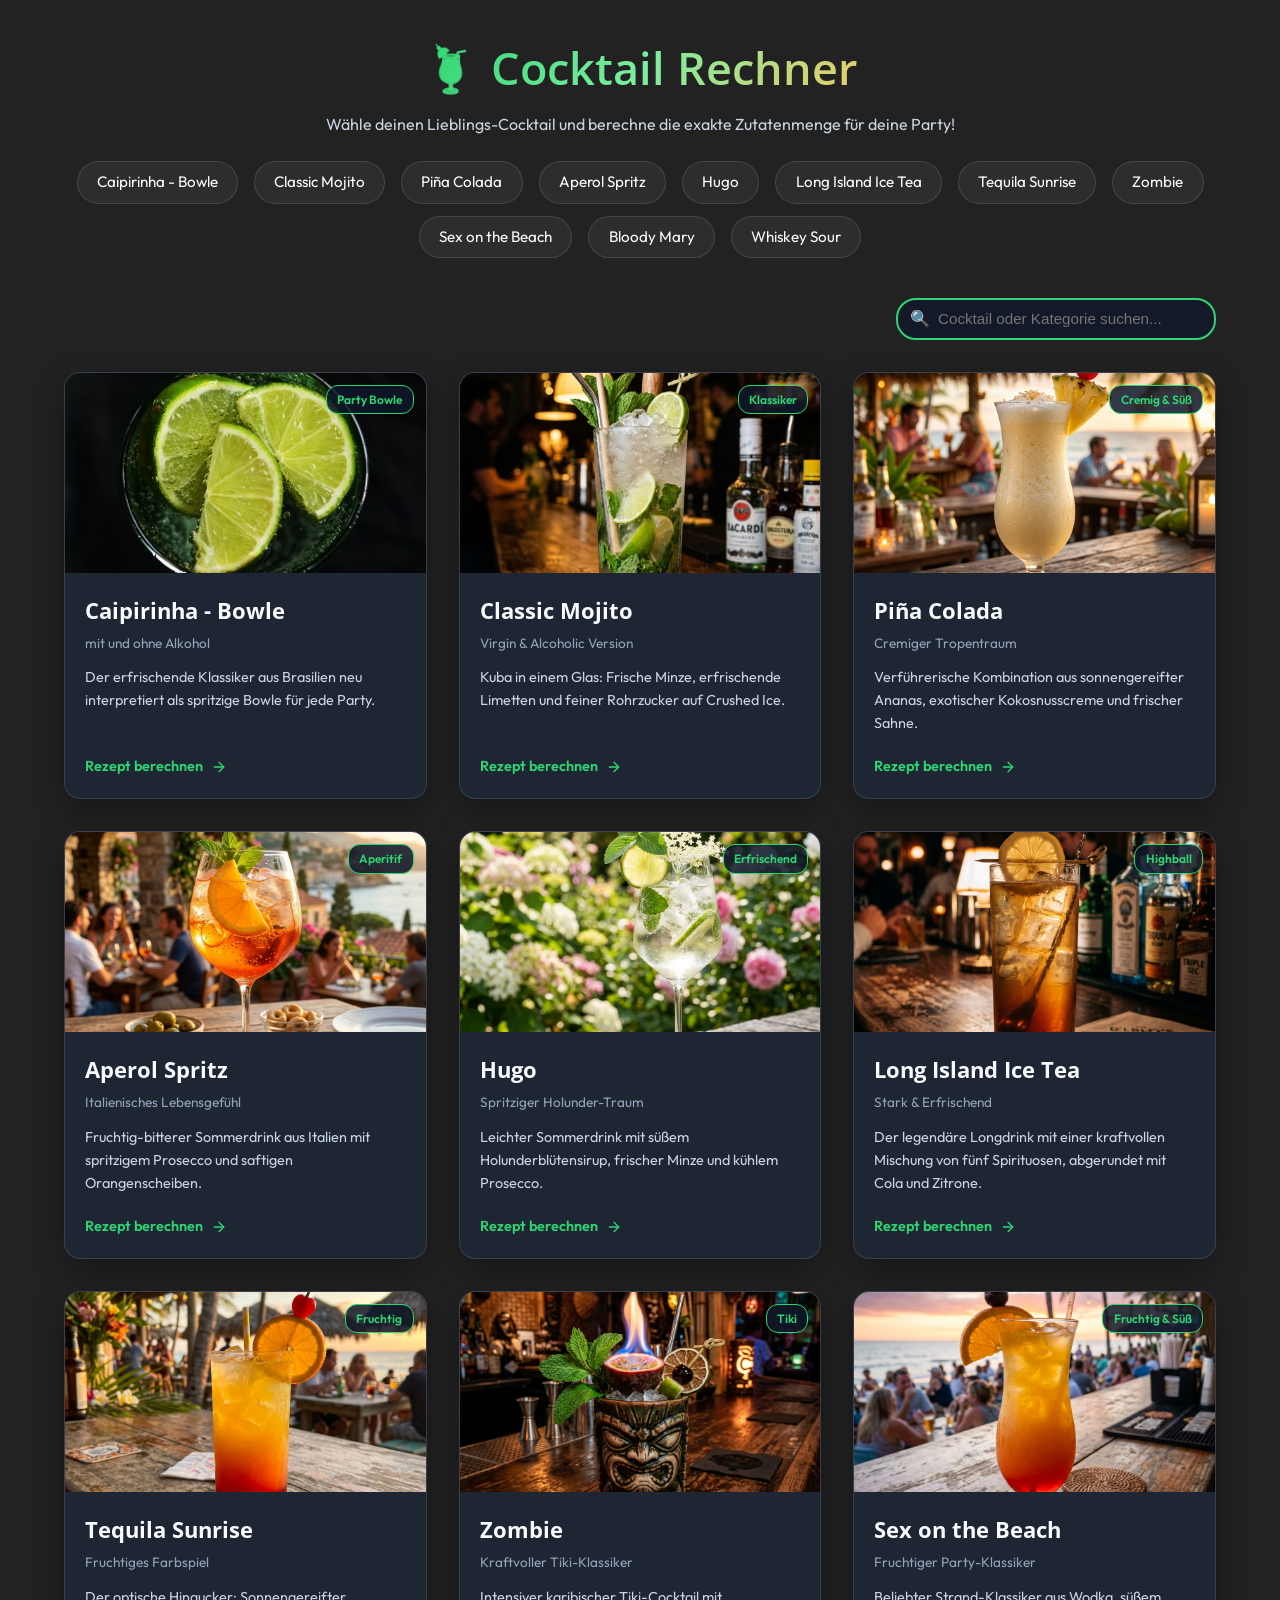
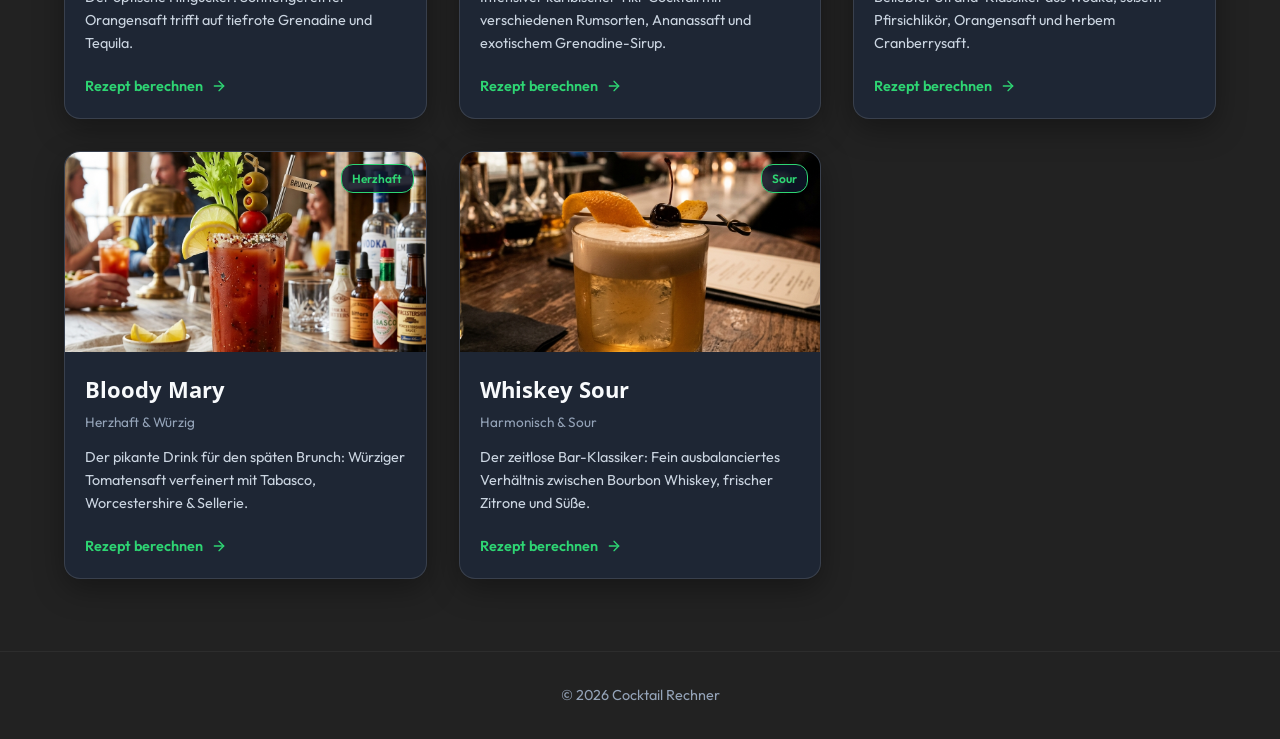
<file: index.html>
<!DOCTYPE html>
<html lang="de">

<head>
    <meta charset="utf-8">
    <title>Cocktail Rechner - Zutaten-Rechner für Partys & Events</title>
    <meta name="description"
        content="Berechne Zutatenmengen für Cocktails und Bowlen einfach per Mausklick (mit und ohne Alkohol).">
    <meta name="viewport" content="width=device-width, initial-scale=1.0">

    <!-- Styling & Scripts -->
    <link rel="icon" type="image/png" href="favicon.png">
    <link rel="stylesheet" href="css/style.css">
    <script src="js/jquery-3.4.1.js"></script>
    <script src="js/models/Ingredient.js"></script>
    <script src="js/models/Cocktail.js"></script>
    <script src="js/data/cocktails.js"></script>
    <script src="js/components/CocktailCalculator.js"></script>
    <script src="js/navbar.js"></script>
    <script src="js/app.js"></script>
</head>

<body>
    <header>
        <h1><a href="index.html" class="header-title-link">🍹 Cocktail Rechner</a></h1>
        <p class="website-description">Wähle deinen Lieblings-Cocktail und berechne die exakte Zutatenmenge für deine
            Party!</p>
        <nav class="nav-bar">
            <a href="cocktails/caipirinha.html" class="nav-link">Caipirinha Bowle</a>
            <a href="cocktails/mojito.html" class="nav-link">Mojito</a>
            <a href="cocktails/pina-colada.html" class="nav-link">Piña Colada</a>
            <a href="cocktails/aperol-spritz.html" class="nav-link">Aperol Spritz</a>
            <a href="cocktails/hugo.html" class="nav-link">Hugo</a>
            <a href="cocktails/long-island-ice-tea.html" class="nav-link">Long Island Ice Tea</a>
            <a href="cocktails/tequila-sunrise.html" class="nav-link">Tequila Sunrise</a>
            <a href="cocktails/zombie.html" class="nav-link">Zombie</a>
            <a href="cocktails/sex-on-the-beach.html" class="nav-link">Sex on the Beach</a>
            <a href="cocktails/bloody-mary.html" class="nav-link">Bloody Mary</a>
            <a href="cocktails/whiskey-sour.html" class="nav-link">Whiskey Sour</a>
        </nav>
    </header>

    <main>
        <!-- Overview Grid View -->
        <section id="overview-section">
            <div class="overview-header">
                <div class="search-box">
                    <span class="search-icon">🔍</span>
                    <input type="text" id="search-input" class="search-input"
                        placeholder="Cocktail oder Kategorie suchen..." />
                </div>
            </div>

            <div id="cocktails-grid" class="cocktails-grid">
                <!-- Dynamically rendered by app.js -->
            </div>
        </section>

        <!-- Calculator View (shown when cocktail selected) -->
        <section id="calculator-section" style="display: none;">
            <!-- Dynamically instantiated by CocktailCalculator class -->
        </section>
    </main>

    <footer>
        <p>&copy; 2026 Cocktail Rechner</p>
    </footer>
</body>

</html>
</file>
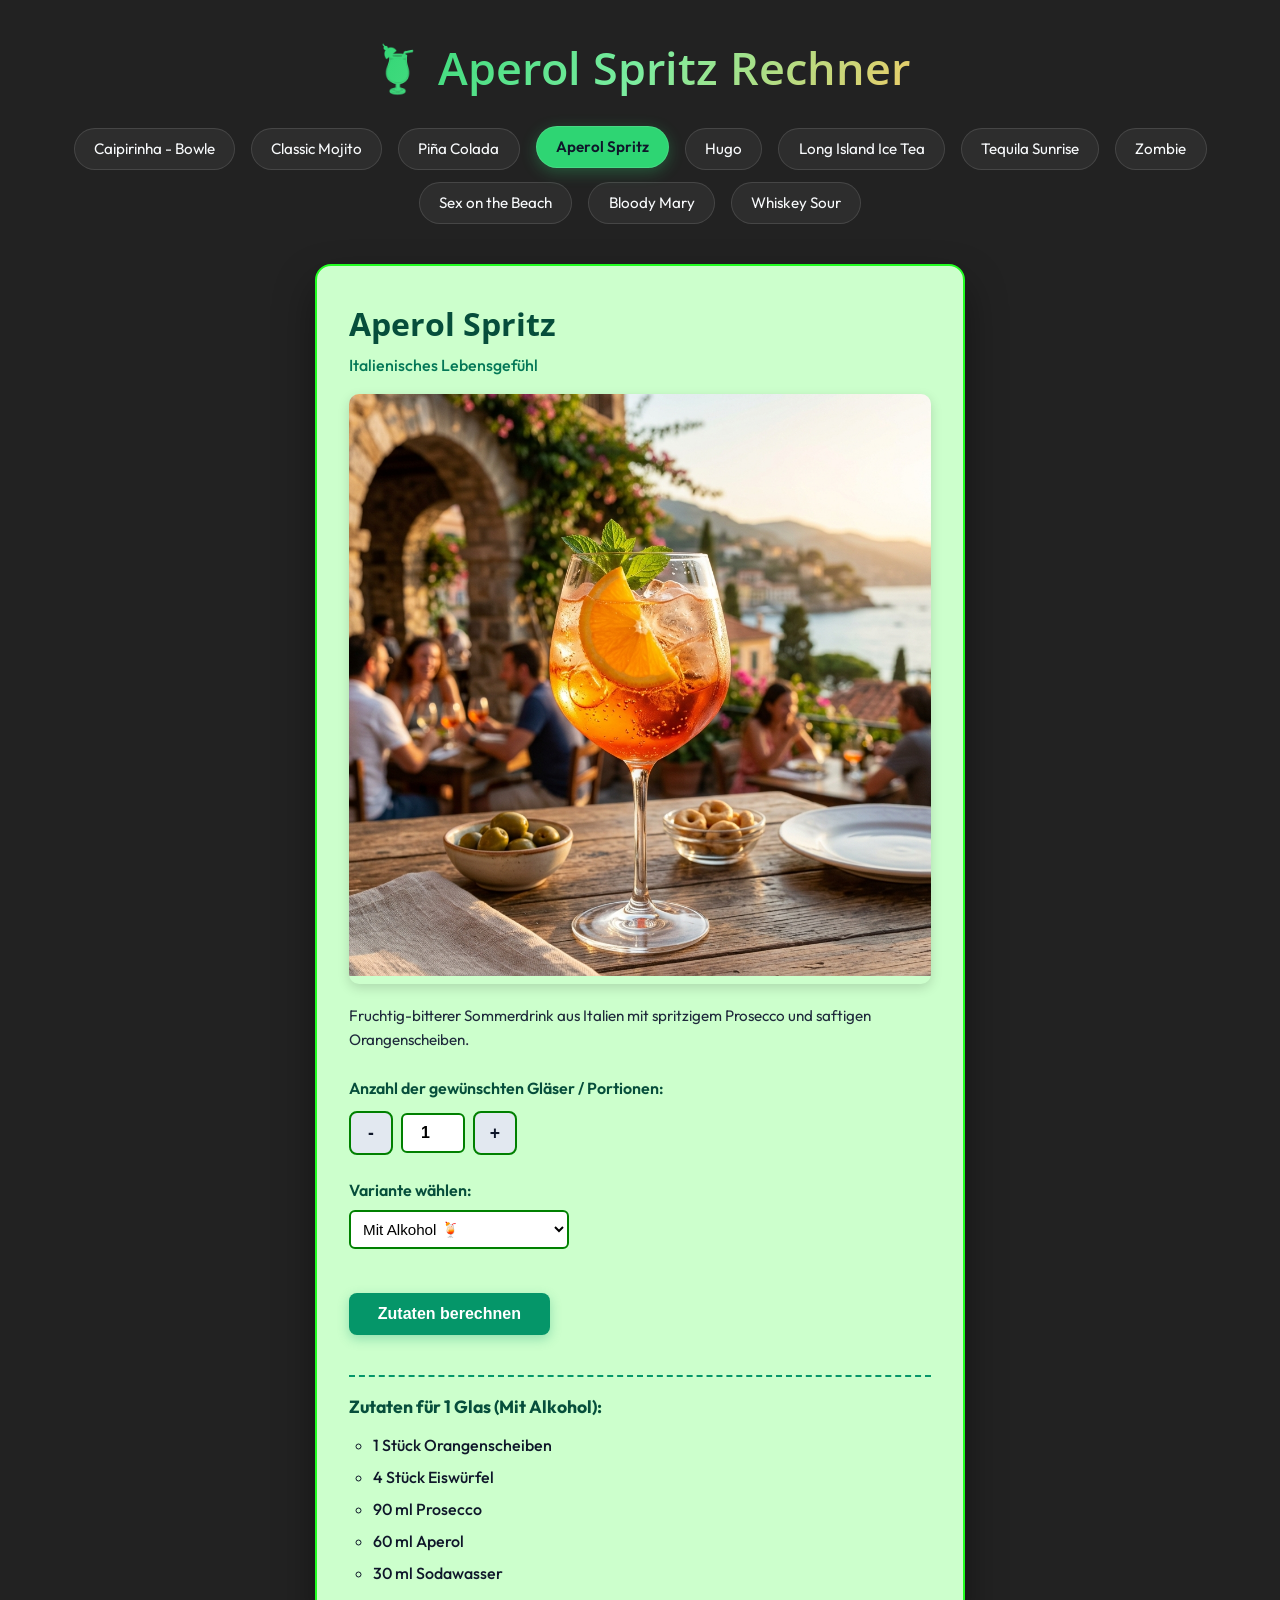
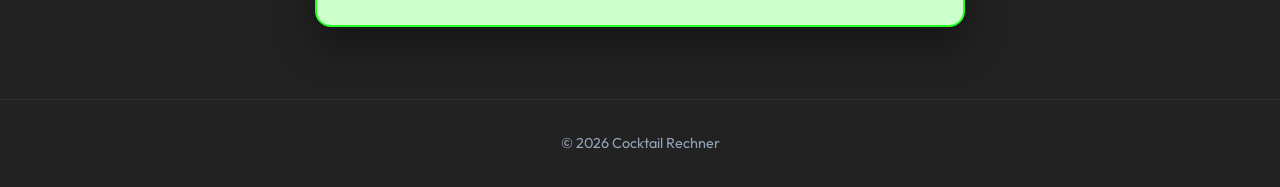
<file: cocktails/aperol-spritz.html>
<!DOCTYPE html>
<html lang="de">
<head>
    
    <meta charset="utf-8">
    <title>Aperol Spritz Rechner | Cocktail Rechner</title>
    
    <meta name="description" content="Berechne Zutaten für Aperol Spritz (mit und ohne Alkohol).">
    <meta name="viewport" content="width=device-width, initial-scale=1.0">
    
    <link rel="icon" type="image/png" href="../favicon.png">
    <link rel="stylesheet" href="../css/style.css">
    <script src="../js/jquery-3.4.1.js"></script>
    <script src="../js/models/Ingredient.js"></script>
    <script src="../js/models/Cocktail.js"></script>
    <script src="../js/data/cocktails.js"></script>
    <script src="../js/components/CocktailCalculator.js"></script>
    <script src="../js/navbar.js"></script>
</head>
<body>
    <header>
        <h1><a href="../index.html" class="header-title-link">🍹 Aperol Spritz Rechner</a></h1>
        <nav class="nav-bar">
            <a href="caipirinha.html" class="nav-link">Caipirinha Bowle</a>
            <a href="mojito.html" class="nav-link">Mojito</a>
            <a href="pina-colada.html" class="nav-link">Piña Colada</a>
            <a href="aperol-spritz.html" class="nav-link active">Aperol Spritz</a>
            <a href="hugo.html" class="nav-link">Hugo</a>
        </nav>
    </header>

    <main>
        <div id="calculator-root"></div>
    </main>

    <footer>
        <p>&copy; 2026 Cocktail Rechner</p>
    </footer>

    <script>
        document.addEventListener('DOMContentLoaded', () => {
            const cocktail = COCKTAILS_DATA.find(c => c.id === 'aperol-spritz');
            if (cocktail) {
                new CocktailCalculator(cocktail, '#calculator-root');
            }
        });
    </script>
</body>
</html>
</file>
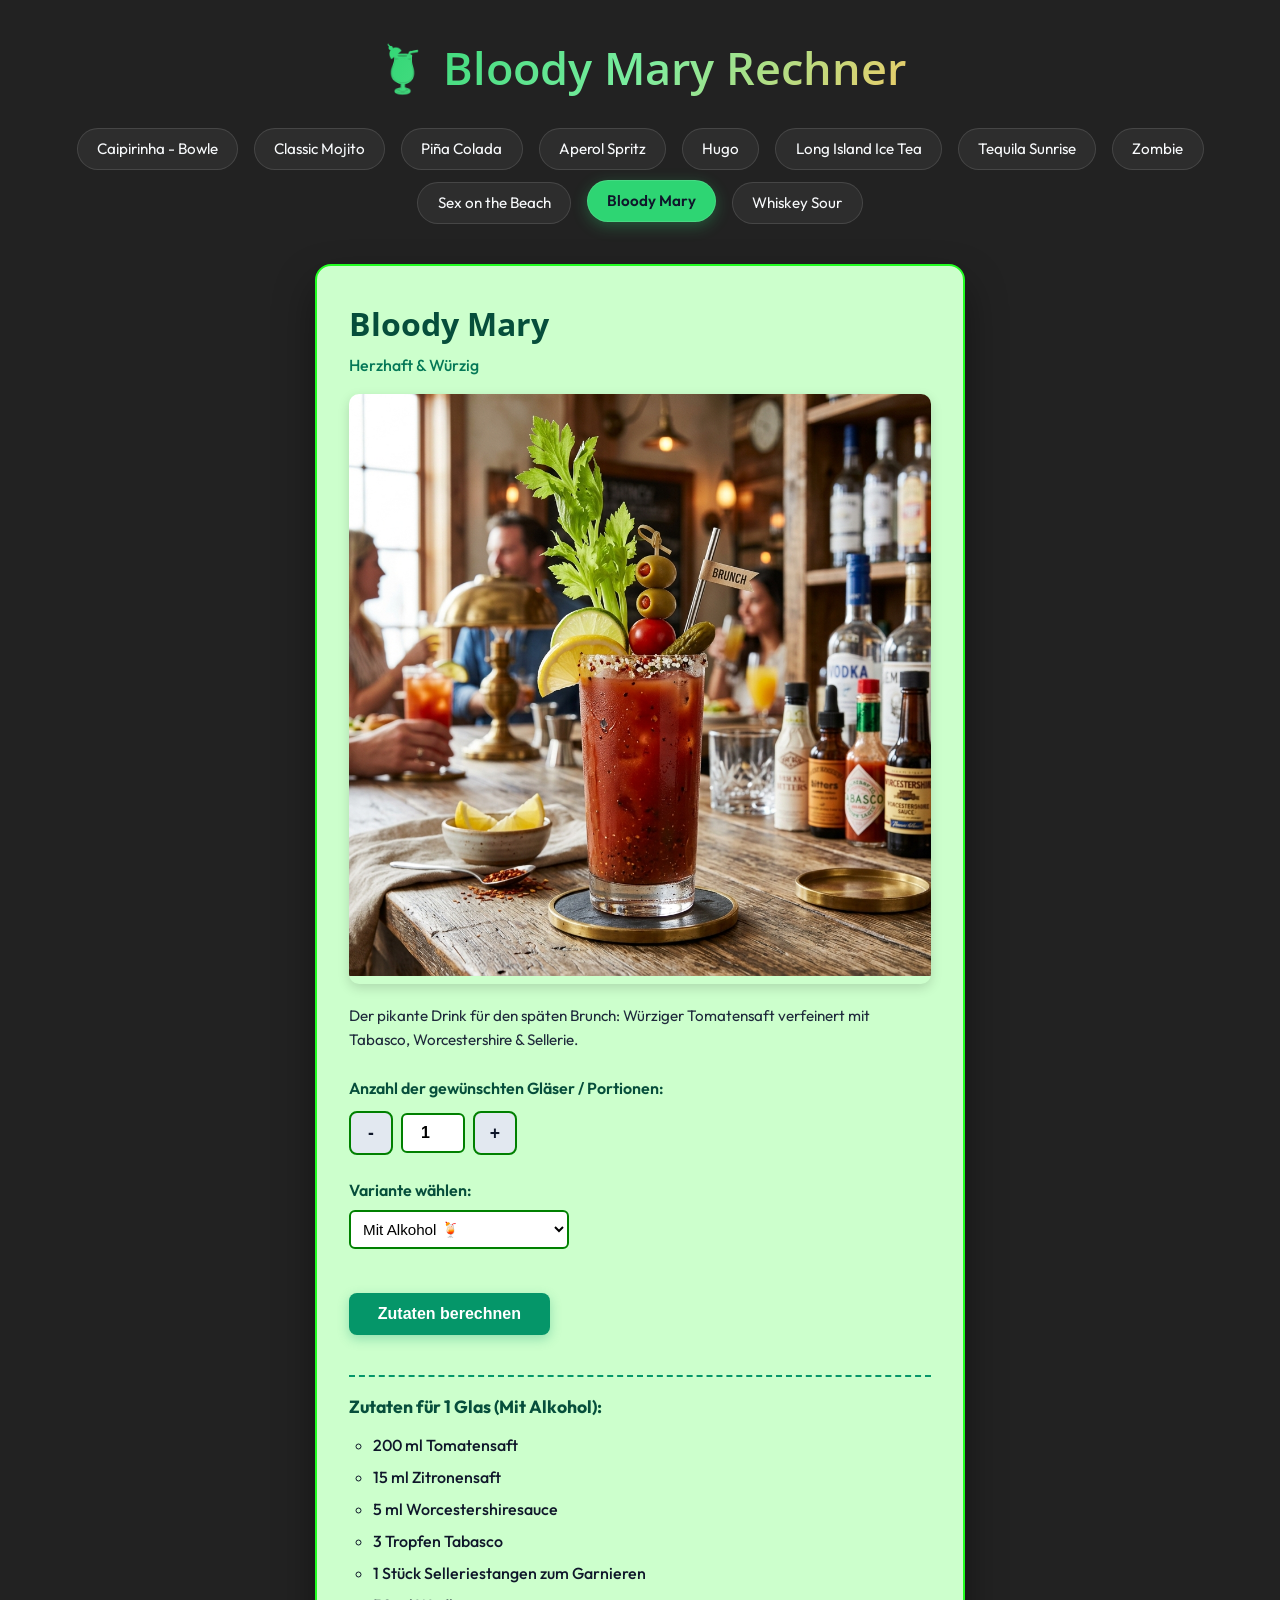
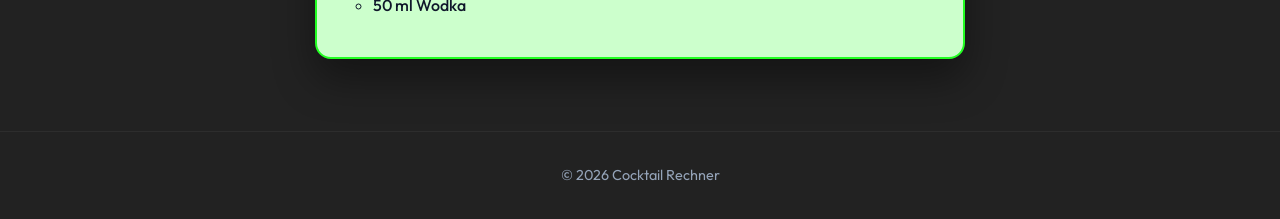
<file: cocktails/bloody-mary.html>
<!DOCTYPE html>
<html lang="de">
<head>
    <meta charset="utf-8">
    <title>Bloody Mary Rechner | Cocktail Rechner</title>
    
    <meta name="description" content="Berechne Zutaten für Bloody Mary (mit und ohne Alkohol).">
    <meta name="viewport" content="width=device-width, initial-scale=1.0">
    
    <link rel="icon" type="image/png" href="../favicon.png">
    <link rel="stylesheet" href="../css/style.css">
    <script src="../js/jquery-3.4.1.js"></script>
    <script src="../js/models/Ingredient.js"></script>
    <script src="../js/models/Cocktail.js"></script>
    <script src="../js/data/cocktails.js"></script>
    <script src="../js/components/CocktailCalculator.js"></script>
    <script src="../js/navbar.js"></script>
</head>
<body>
    <header>
        <h1><a href="../index.html" class="header-title-link">🍹 Bloody Mary Rechner</a></h1>
        <nav class="nav-bar">
            <a href="caipirinha.html" class="nav-link">Caipirinha Bowle</a>
            <a href="mojito.html" class="nav-link">Mojito</a>
            <a href="pina-colada.html" class="nav-link">Piña Colada</a>
            <a href="aperol-spritz.html" class="nav-link">Aperol Spritz</a>
            <a href="hugo.html" class="nav-link">Hugo</a>
            <a href="long-island-ice-tea.html" class="nav-link">Long Island Ice Tea</a>
            <a href="tequila-sunrise.html" class="nav-link">Tequila Sunrise</a>
            <a href="zombie.html" class="nav-link">Zombie</a>
            <a href="sex-on-the-beach.html" class="nav-link">Sex on the Beach</a>
            <a href="bloody-mary.html" class="nav-link active">Bloody Mary</a>
            <a href="whiskey-sour.html" class="nav-link">Whiskey Sour</a>
        </nav>
    </header>

    <main>
        <div id="calculator-root"></div>
    </main>

    <footer>
        <p>&copy; 2026 Cocktail Rechner</p>
    </footer>

    <script>
        document.addEventListener('DOMContentLoaded', () => {
            const cocktail = COCKTAILS_DATA.find(c => c.id === 'bloody-mary');
            if (cocktail) {
                new CocktailCalculator(cocktail, '#calculator-root');
            }
        });
    </script>
</body>
</html>
</file>
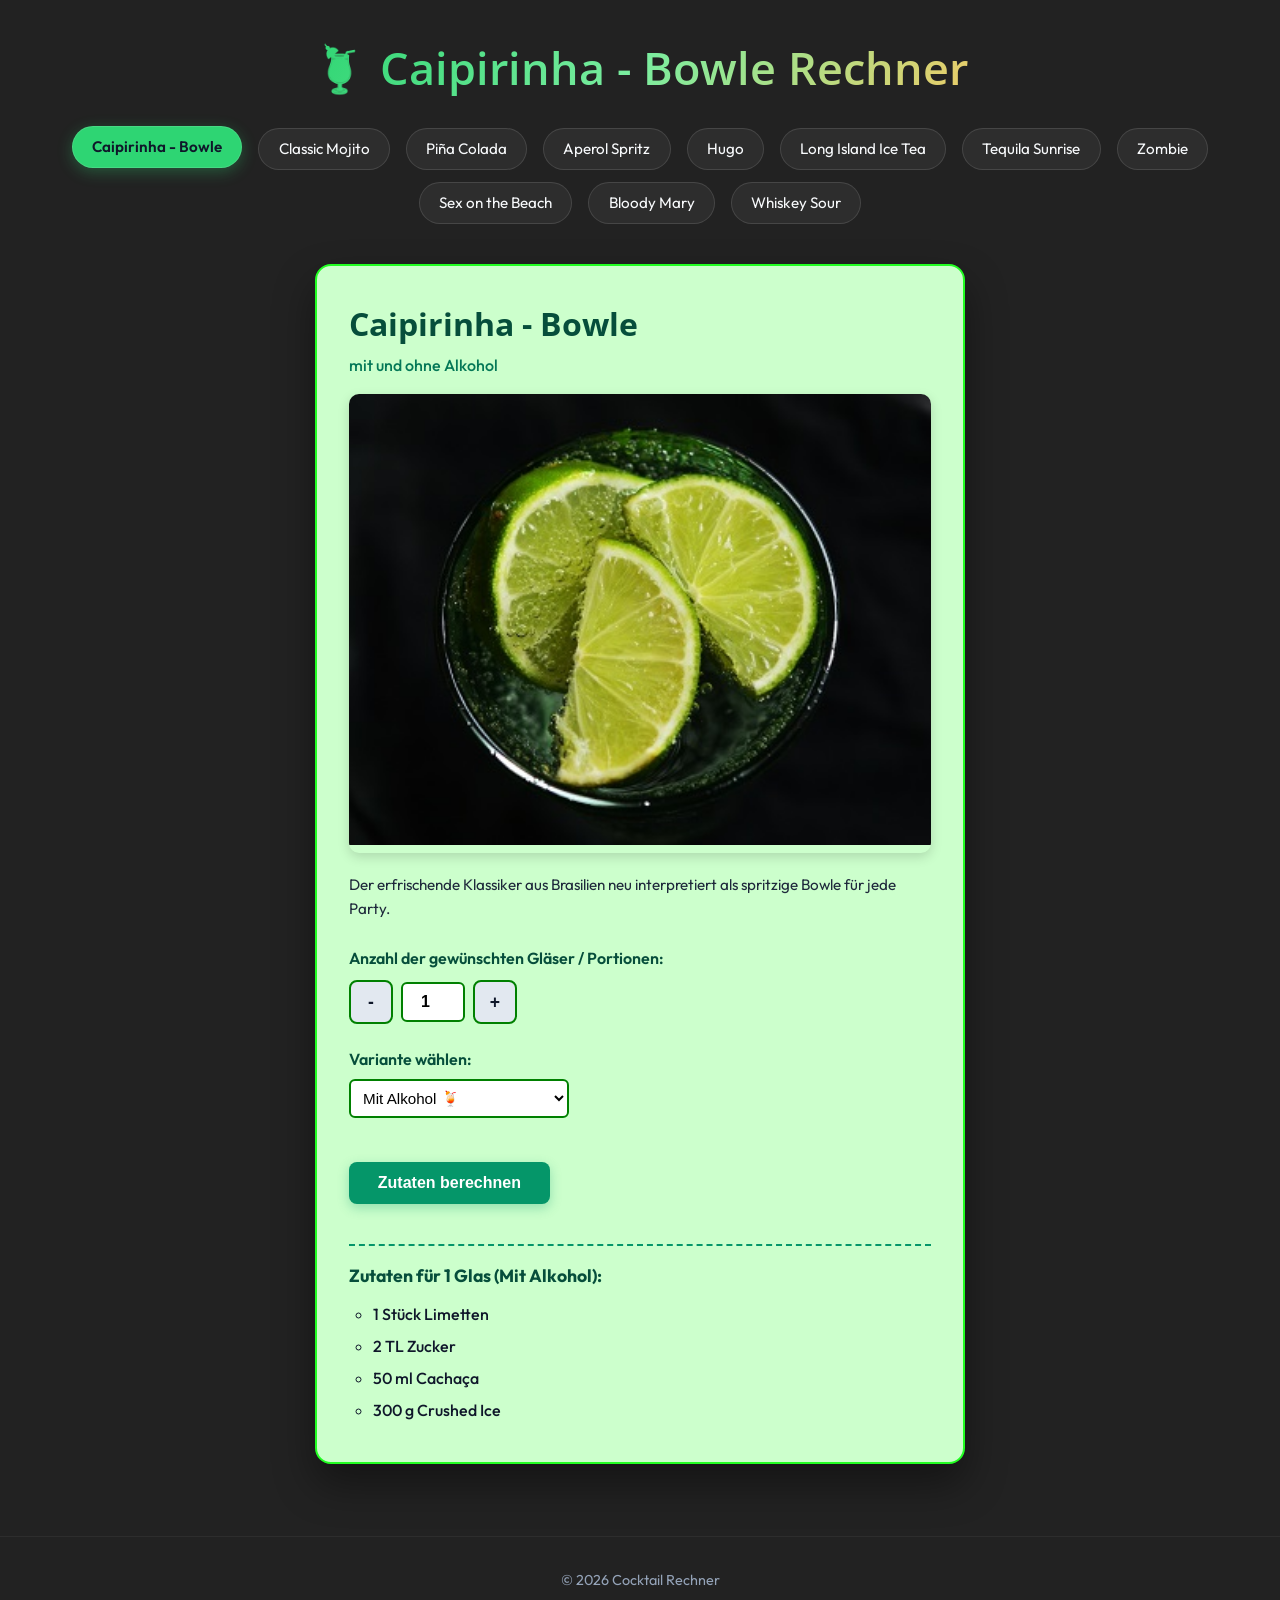
<file: cocktails/caipirinha.html>
<!DOCTYPE html>
<html lang="de">
<head>
    
    <meta charset="utf-8">
    <title>Caipirinha - Bowle Rechner | Cocktail Rechner</title>
    
    <meta name="description" content="Berechne Zutaten für Caipirinha-Bowle (mit und ohne Alkohol).">
    <meta name="viewport" content="width=device-width, initial-scale=1.0">
    
    <link rel="icon" type="image/png" href="../favicon.png">
    <link rel="stylesheet" href="../css/style.css">
    <script src="../js/jquery-3.4.1.js"></script>
    <script src="../js/models/Ingredient.js"></script>
    <script src="../js/models/Cocktail.js"></script>
    <script src="../js/data/cocktails.js"></script>
    <script src="../js/components/CocktailCalculator.js"></script>
    <script src="../js/navbar.js"></script>
</head>
<body>
    <header>
        <h1><a href="../index.html" class="header-title-link">🍹 Caipirinha - Bowle Rechner</a></h1>
        <nav class="nav-bar">
            <a href="caipirinha.html" class="nav-link active">Caipirinha Bowle</a>
            <a href="mojito.html" class="nav-link">Mojito</a>
            <a href="pina-colada.html" class="nav-link">Piña Colada</a>
            <a href="aperol-spritz.html" class="nav-link">Aperol Spritz</a>
            <a href="hugo.html" class="nav-link">Hugo</a>
        </nav>
    </header>

    <main>
        <div id="calculator-root"></div>
    </main>

    <footer>
        <p>&copy; 2026 Cocktail Rechner</p>
    </footer>

    <script>
        document.addEventListener('DOMContentLoaded', () => {
            const cocktail = COCKTAILS_DATA.find(c => c.id === 'caipirinha-bowle');
            if (cocktail) {
                new CocktailCalculator(cocktail, '#calculator-root');
            }
        });
    </script>
</body>
</html>
</file>
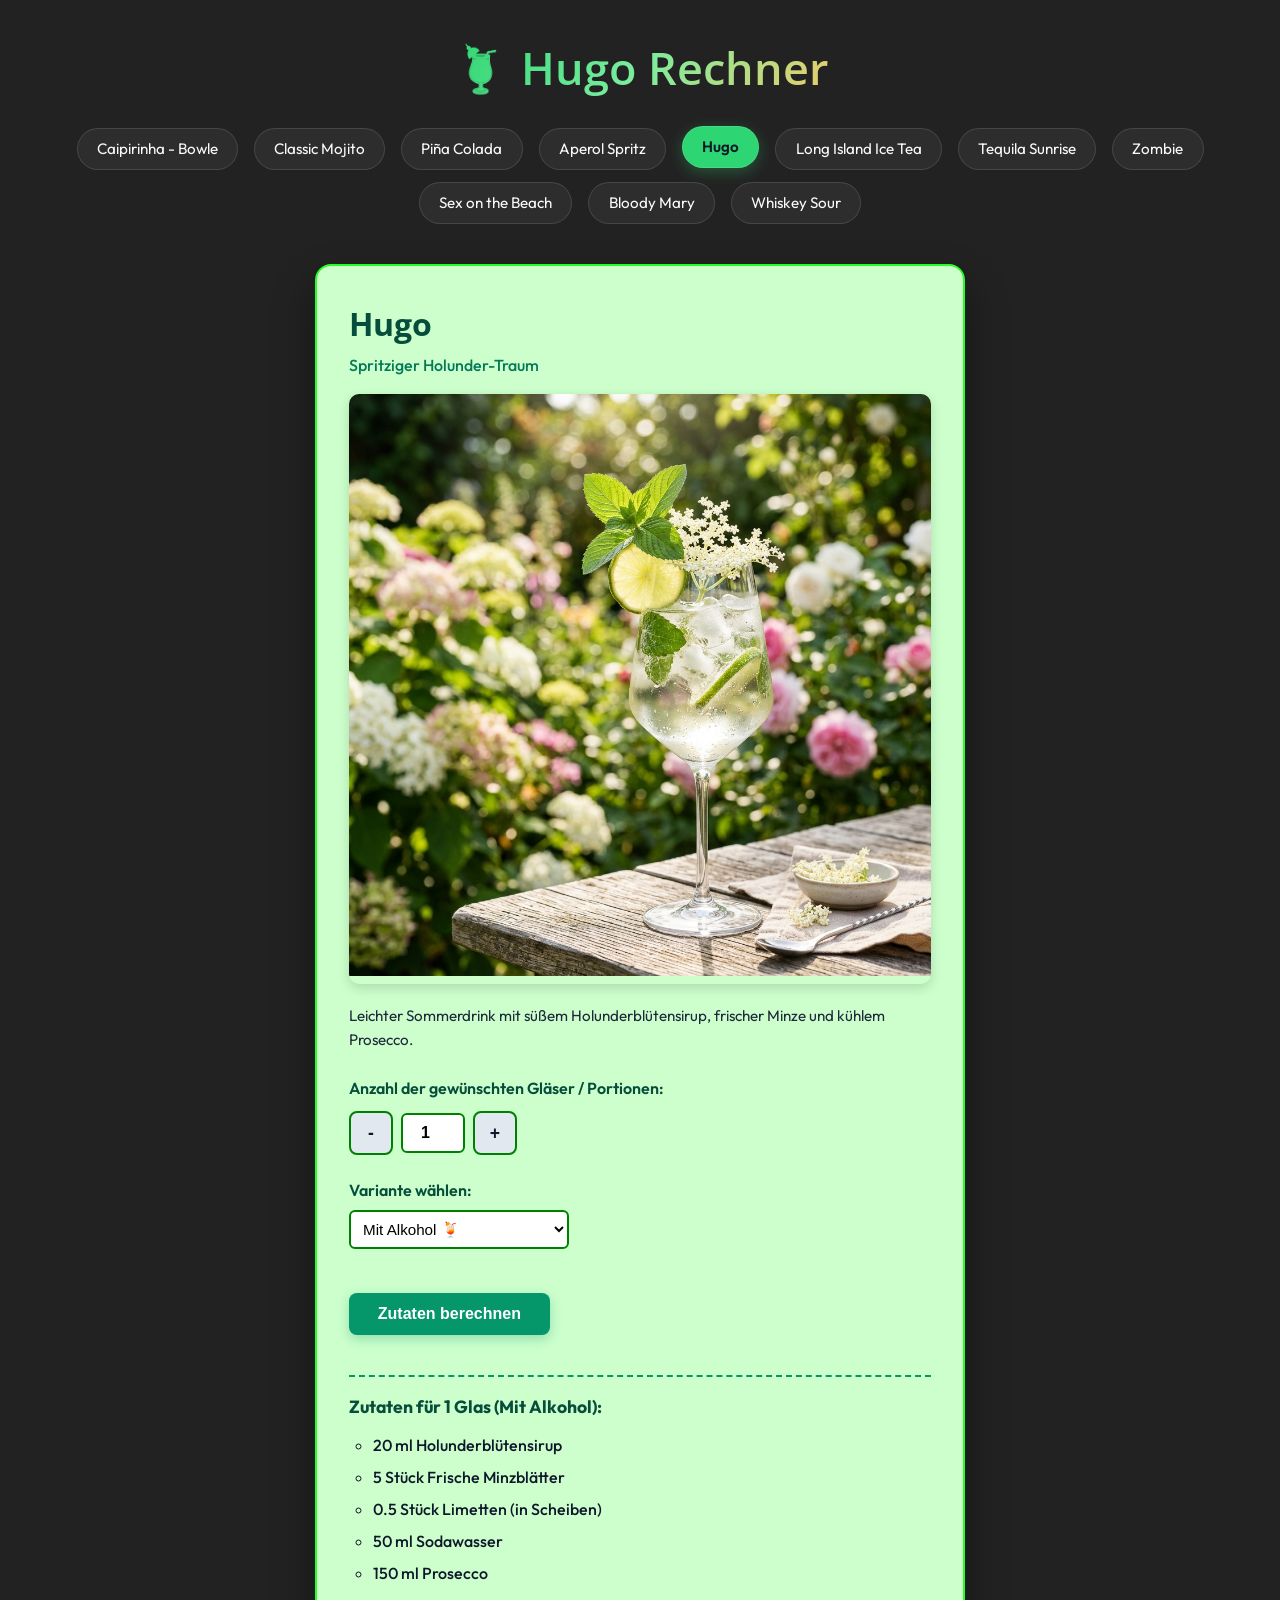
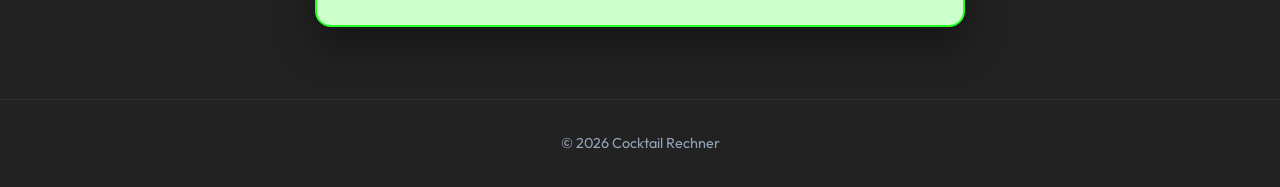
<file: cocktails/hugo.html>
<!DOCTYPE html>
<html lang="de">
<head>
    
    <meta charset="utf-8">
    <title>Hugo Rechner | Cocktail Rechner</title>
    
    <meta name="description" content="Berechne Zutaten für Hugo & Virgin Hugo.">
    <meta name="viewport" content="width=device-width, initial-scale=1.0">
    
    <link rel="icon" type="image/png" href="../favicon.png">
    <link rel="stylesheet" href="../css/style.css">
    <script src="../js/jquery-3.4.1.js"></script>
    <script src="../js/models/Ingredient.js"></script>
    <script src="../js/models/Cocktail.js"></script>
    <script src="../js/data/cocktails.js"></script>
    <script src="../js/components/CocktailCalculator.js"></script>
    <script src="../js/navbar.js"></script>
</head>
<body>
    <header>
        <h1><a href="../index.html" class="header-title-link">🍹 Hugo Rechner</a></h1>
        <nav class="nav-bar">
            <a href="caipirinha.html" class="nav-link">Caipirinha Bowle</a>
            <a href="mojito.html" class="nav-link">Mojito</a>
            <a href="pina-colada.html" class="nav-link">Piña Colada</a>
            <a href="aperol-spritz.html" class="nav-link">Aperol Spritz</a>
            <a href="hugo.html" class="nav-link active">Hugo</a>
        </nav>
    </header>

    <main>
        <div id="calculator-root"></div>
    </main>

    <footer>
        <p>&copy; 2026 Cocktail Rechner</p>
    </footer>

    <script>
        document.addEventListener('DOMContentLoaded', () => {
            const cocktail = COCKTAILS_DATA.find(c => c.id === 'hugo');
            if (cocktail) {
                new CocktailCalculator(cocktail, '#calculator-root');
            }
        });
    </script>
</body>
</html>
</file>
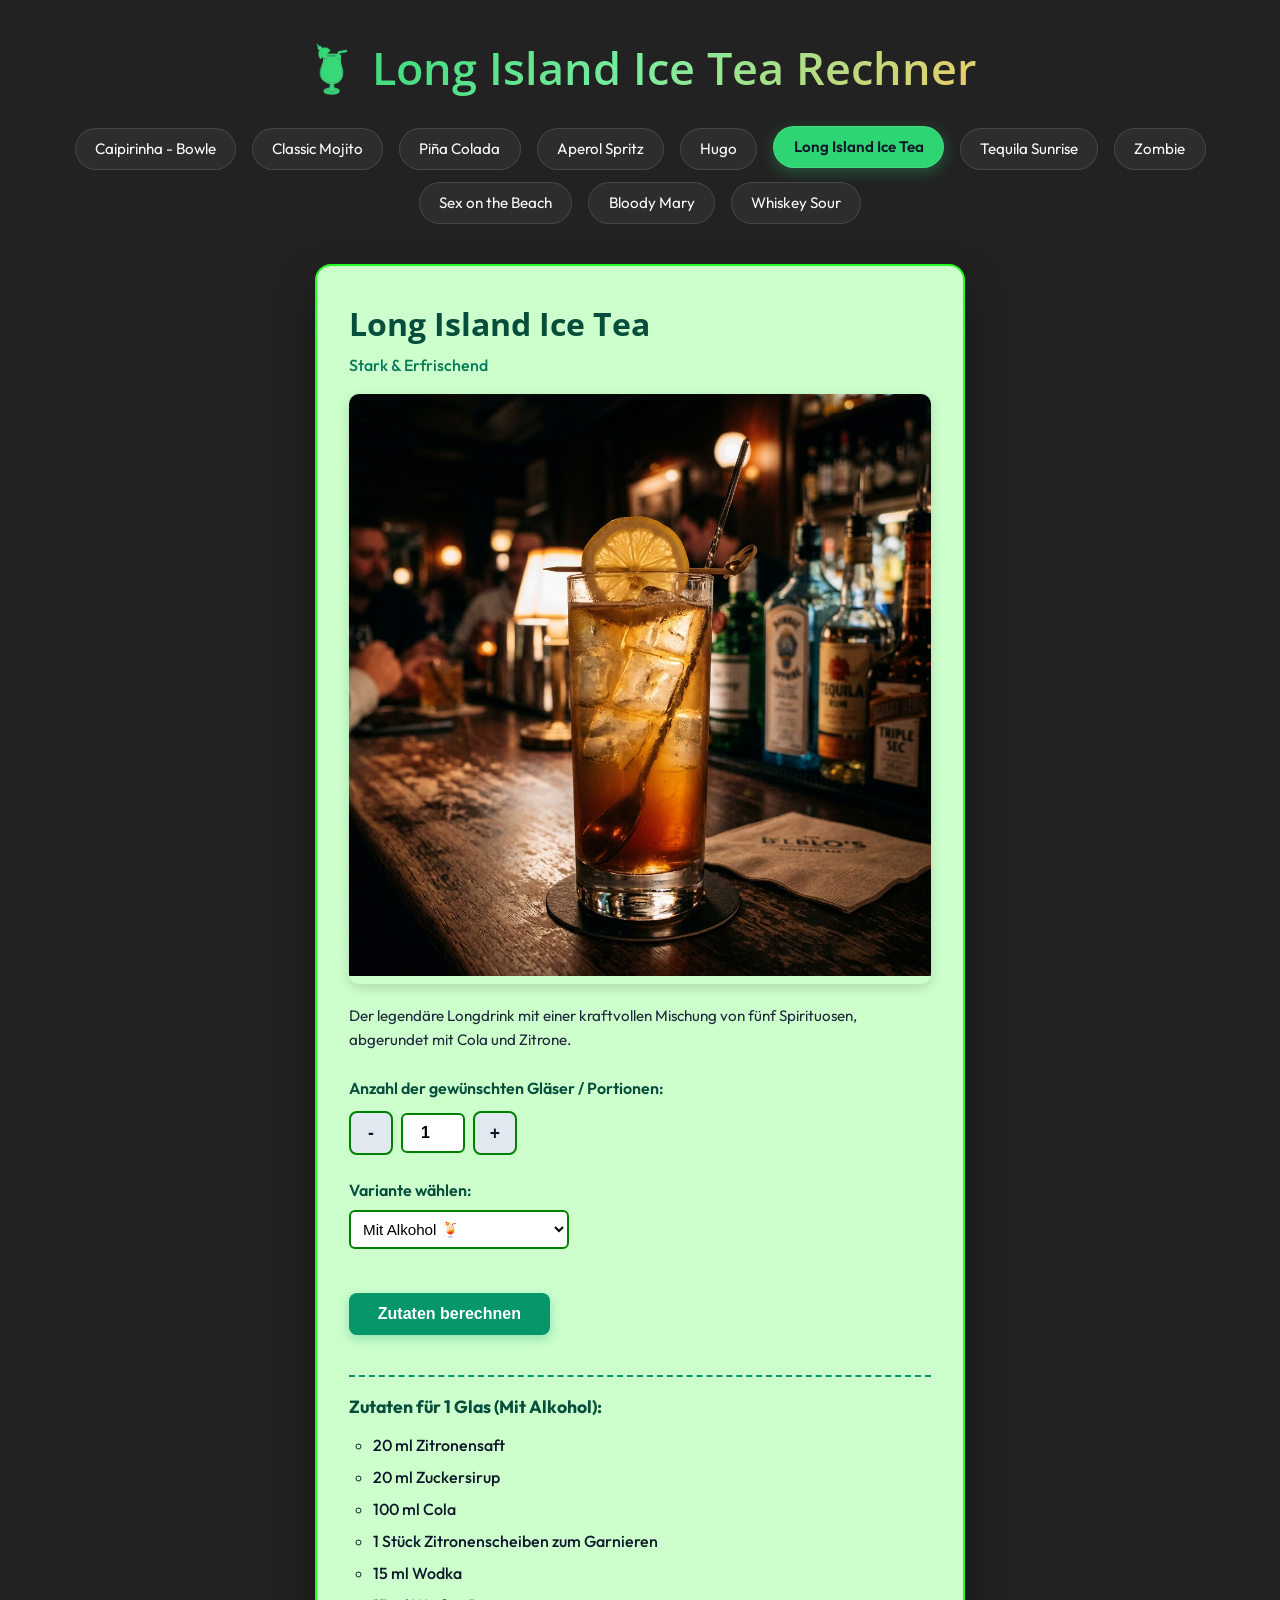
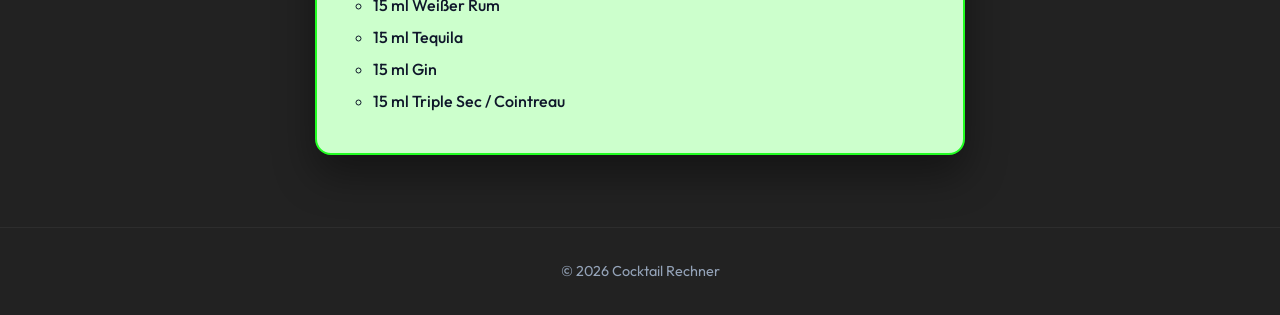
<file: cocktails/long-island-ice-tea.html>
<!DOCTYPE html>
<html lang="de">
<head>
    <meta charset="utf-8">
    <title>Long Island Ice Tea Rechner | Cocktail Rechner</title>
    
    <meta name="description" content="Berechne Zutaten für Long Island Ice Tea (mit und ohne Alkohol).">
    <meta name="viewport" content="width=device-width, initial-scale=1.0">
    
    <link rel="icon" type="image/png" href="../favicon.png">
    <link rel="stylesheet" href="../css/style.css">
    <script src="../js/jquery-3.4.1.js"></script>
    <script src="../js/models/Ingredient.js"></script>
    <script src="../js/models/Cocktail.js"></script>
    <script src="../js/data/cocktails.js"></script>
    <script src="../js/components/CocktailCalculator.js"></script>
    <script src="../js/navbar.js"></script>
</head>
<body>
    <header>
        <h1><a href="../index.html" class="header-title-link">🍹 Long Island Ice Tea Rechner</a></h1>
        <nav class="nav-bar">
            <a href="caipirinha.html" class="nav-link">Caipirinha Bowle</a>
            <a href="mojito.html" class="nav-link">Mojito</a>
            <a href="pina-colada.html" class="nav-link">Piña Colada</a>
            <a href="aperol-spritz.html" class="nav-link">Aperol Spritz</a>
            <a href="hugo.html" class="nav-link">Hugo</a>
            <a href="long-island-ice-tea.html" class="nav-link active">Long Island Ice Tea</a>
            <a href="tequila-sunrise.html" class="nav-link">Tequila Sunrise</a>
            <a href="zombie.html" class="nav-link">Zombie</a>
            <a href="sex-on-the-beach.html" class="nav-link">Sex on the Beach</a>
            <a href="bloody-mary.html" class="nav-link">Bloody Mary</a>
            <a href="whiskey-sour.html" class="nav-link">Whiskey Sour</a>
        </nav>
    </header>

    <main>
        <div id="calculator-root"></div>
    </main>

    <footer>
        <p>&copy; 2026 Cocktail Rechner</p>
    </footer>

    <script>
        document.addEventListener('DOMContentLoaded', () => {
            const cocktail = COCKTAILS_DATA.find(c => c.id === 'long-island-ice-tea');
            if (cocktail) {
                new CocktailCalculator(cocktail, '#calculator-root');
            }
        });
    </script>
</body>
</html>
</file>
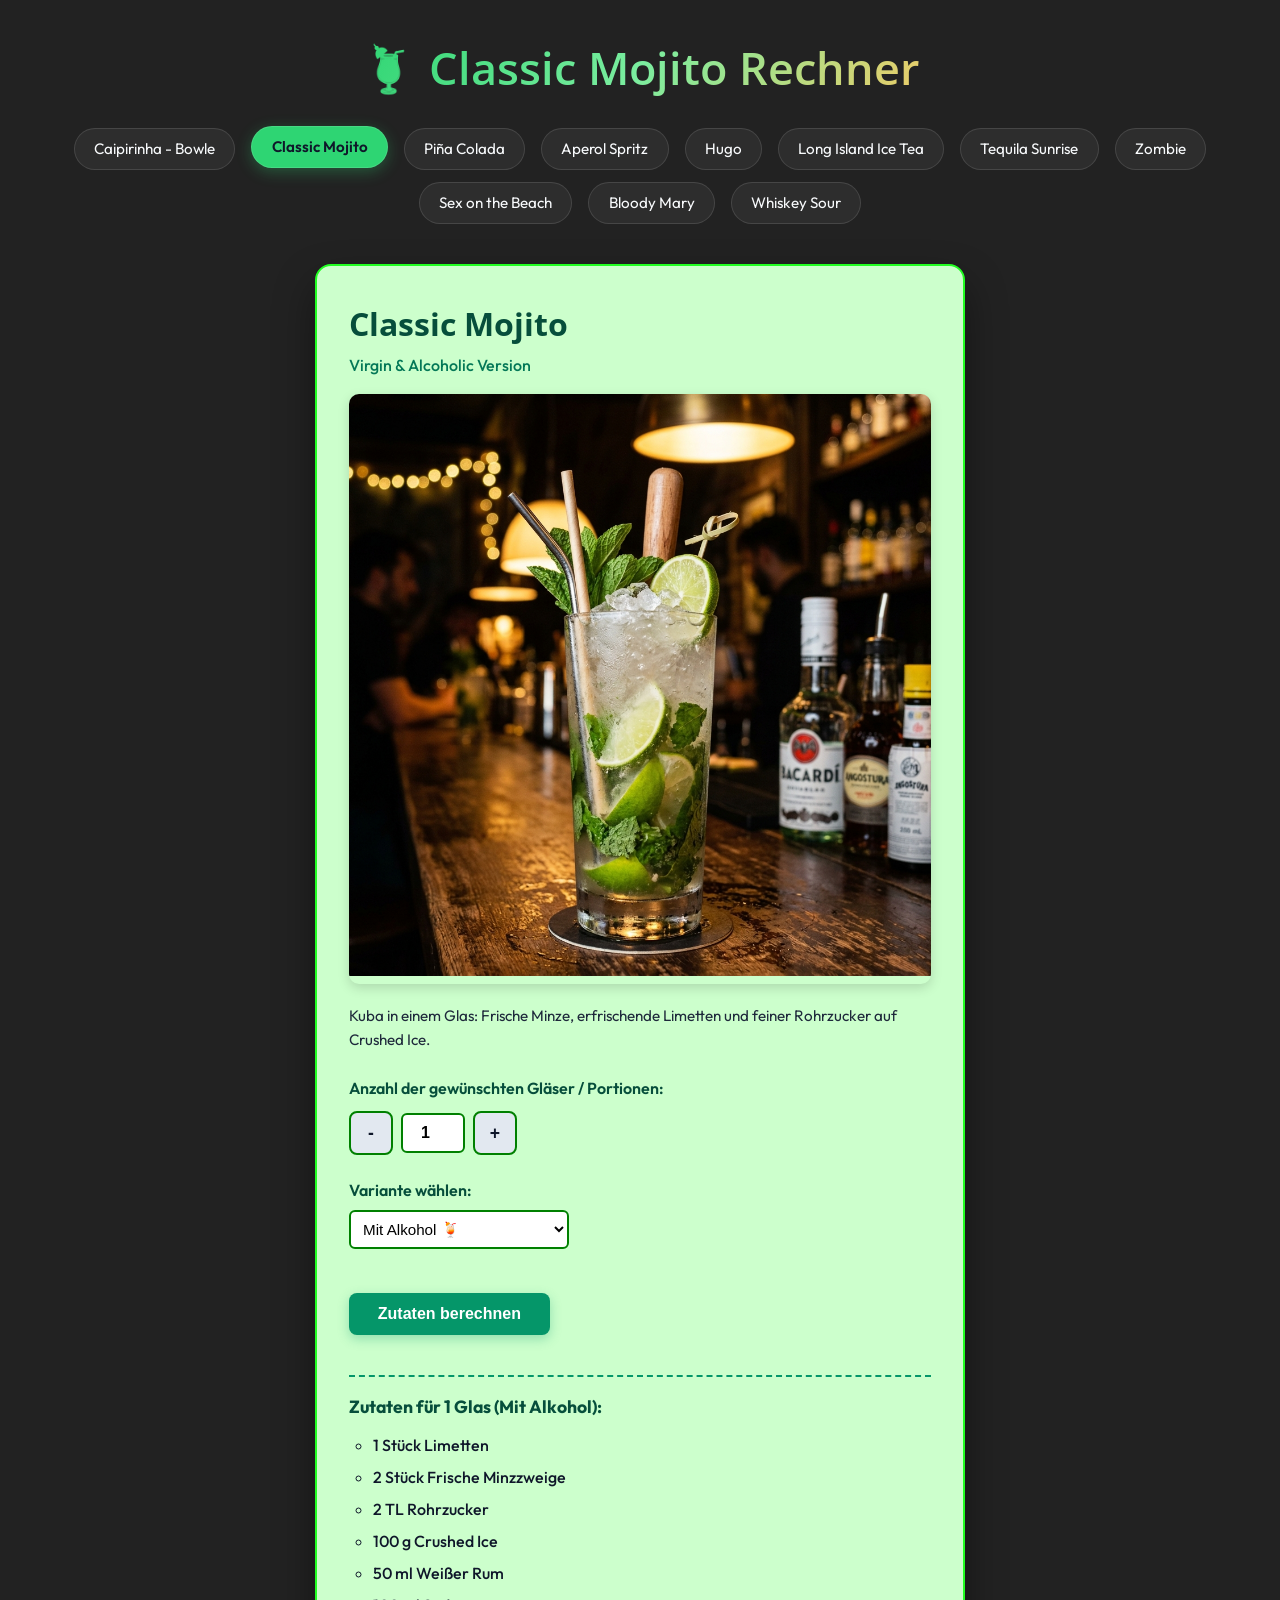
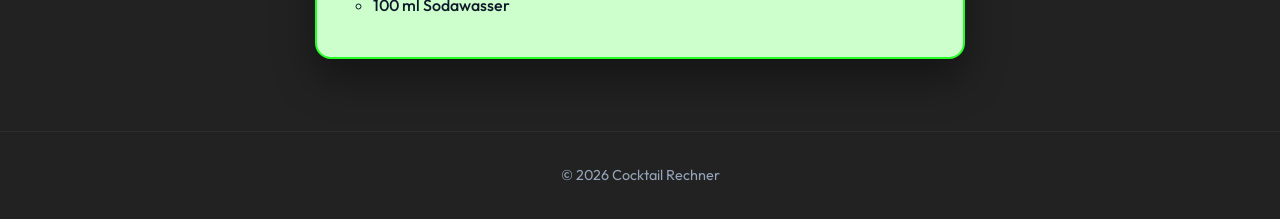
<file: cocktails/mojito.html>
<!DOCTYPE html>
<html lang="de">
<head>
    
    <meta charset="utf-8">
    <title>Classic Mojito Rechner | Cocktail Rechner</title>
    
    <meta name="description" content="Berechne Zutaten für Classic Mojito & Virgin Mojito.">
    <meta name="viewport" content="width=device-width, initial-scale=1.0">
    
    <link rel="icon" type="image/png" href="../favicon.png">
    <link rel="stylesheet" href="../css/style.css">
    <script src="../js/jquery-3.4.1.js"></script>
    <script src="../js/models/Ingredient.js"></script>
    <script src="../js/models/Cocktail.js"></script>
    <script src="../js/data/cocktails.js"></script>
    <script src="../js/components/CocktailCalculator.js"></script>
    <script src="../js/navbar.js"></script>
</head>
<body>
    <header>
        <h1><a href="../index.html" class="header-title-link">🍹 Classic Mojito Rechner</a></h1>
        <nav class="nav-bar">
            <a href="caipirinha.html" class="nav-link">Caipirinha Bowle</a>
            <a href="mojito.html" class="nav-link active">Mojito</a>
            <a href="pina-colada.html" class="nav-link">Piña Colada</a>
            <a href="aperol-spritz.html" class="nav-link">Aperol Spritz</a>
            <a href="hugo.html" class="nav-link">Hugo</a>
        </nav>
    </header>

    <main>
        <div id="calculator-root"></div>
    </main>

    <footer>
        <p>&copy; 2026 Cocktail Rechner</p>
    </footer>

    <script>
        document.addEventListener('DOMContentLoaded', () => {
            const cocktail = COCKTAILS_DATA.find(c => c.id === 'mojito');
            if (cocktail) {
                new CocktailCalculator(cocktail, '#calculator-root');
            }
        });
    </script>
</body>
</html>
</file>
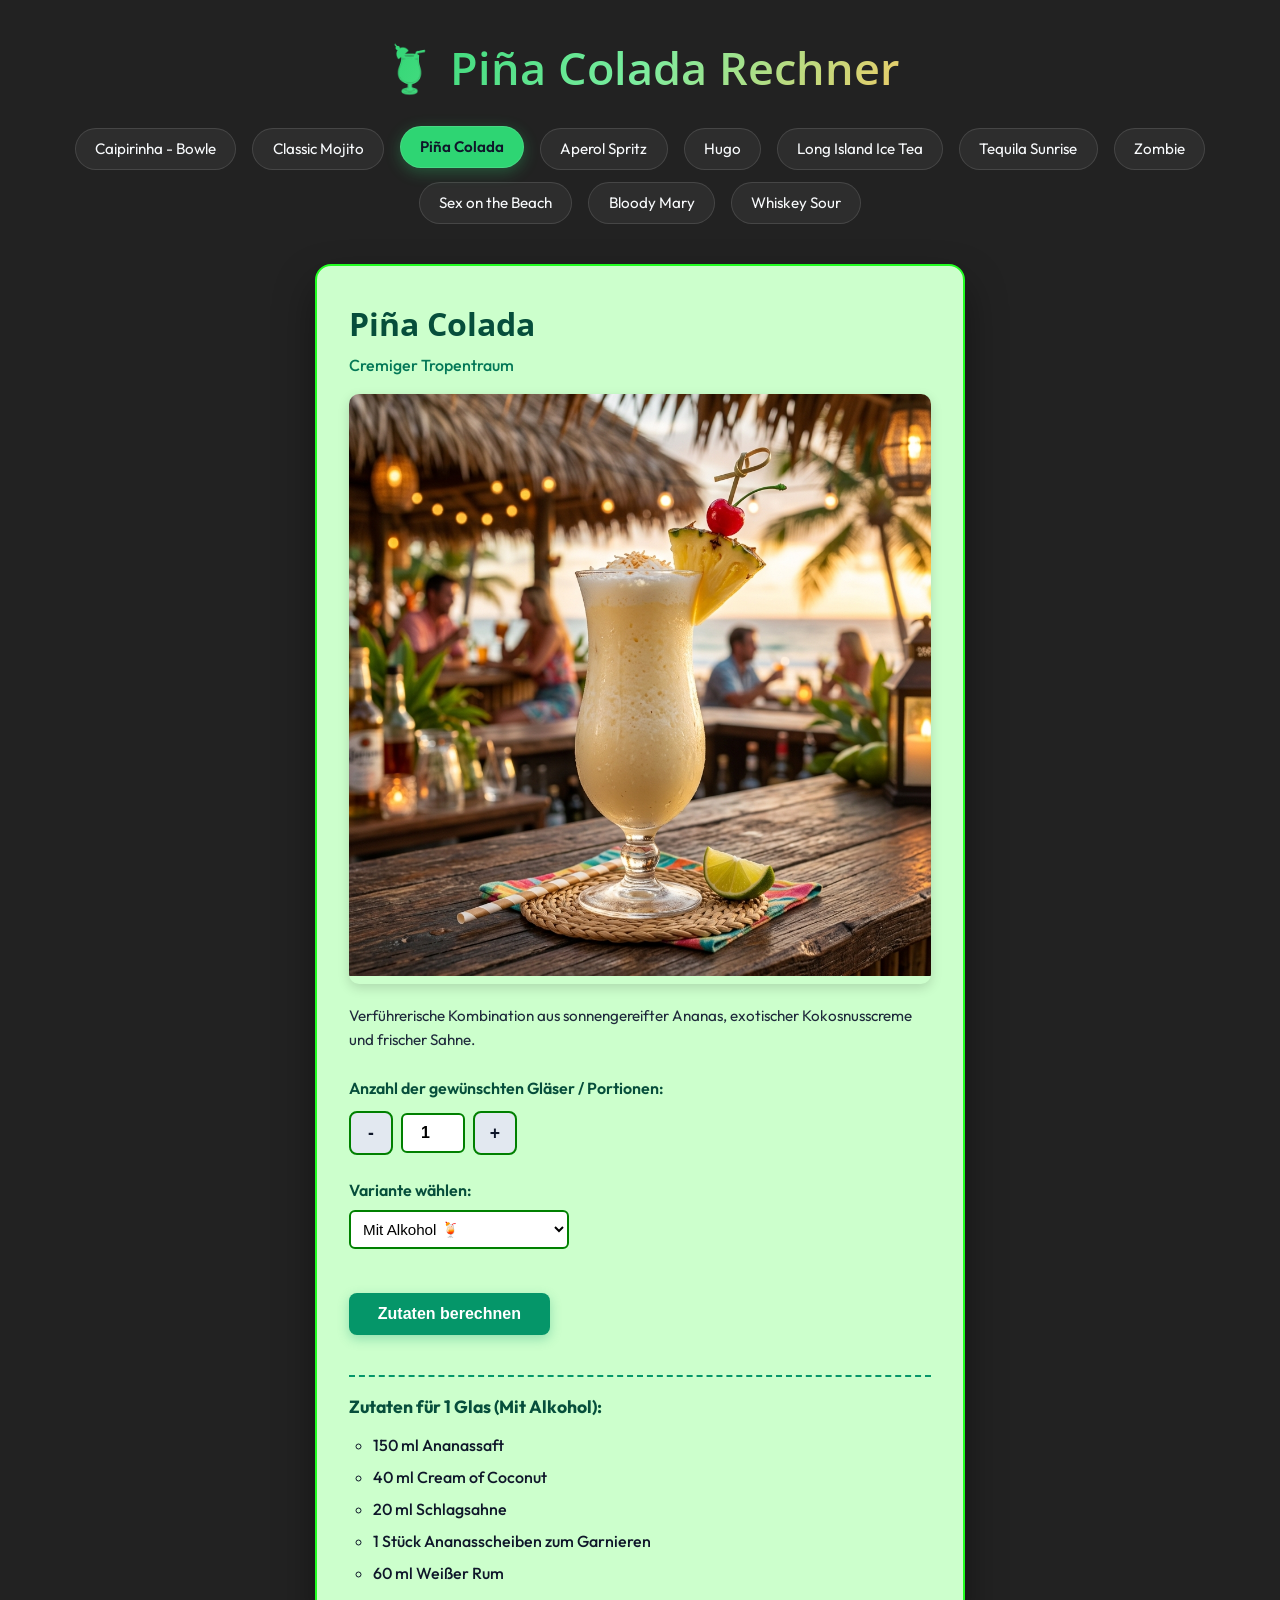
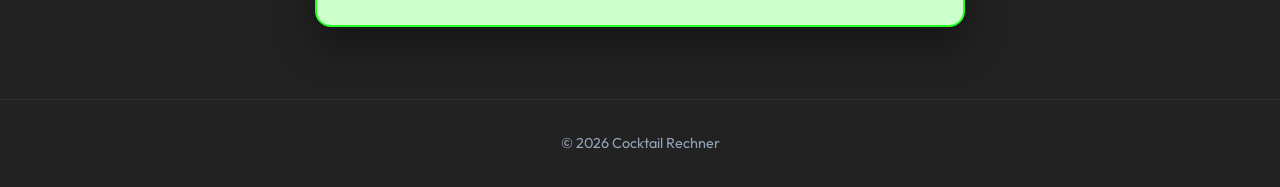
<file: cocktails/pina-colada.html>
<!DOCTYPE html>
<html lang="de">
<head>
    
    <meta charset="utf-8">
    <title>Piña Colada Rechner | Cocktail Rechner</title>
    
    <meta name="description" content="Berechne Zutaten für Piña Colada & Nada Colada.">
    <meta name="viewport" content="width=device-width, initial-scale=1.0">
    
    <link rel="icon" type="image/png" href="../favicon.png">
    <link rel="stylesheet" href="../css/style.css">
    <script src="../js/jquery-3.4.1.js"></script>
    <script src="../js/models/Ingredient.js"></script>
    <script src="../js/models/Cocktail.js"></script>
    <script src="../js/data/cocktails.js"></script>
    <script src="../js/components/CocktailCalculator.js"></script>
    <script src="../js/navbar.js"></script>
</head>
<body>
    <header>
        <h1><a href="../index.html" class="header-title-link">🍹 Piña Colada Rechner</a></h1>
        <nav class="nav-bar">
            <a href="caipirinha.html" class="nav-link">Caipirinha Bowle</a>
            <a href="mojito.html" class="nav-link">Mojito</a>
            <a href="pina-colada.html" class="nav-link active">Piña Colada</a>
            <a href="aperol-spritz.html" class="nav-link">Aperol Spritz</a>
            <a href="hugo.html" class="nav-link">Hugo</a>
        </nav>
    </header>

    <main>
        <div id="calculator-root"></div>
    </main>

    <footer>
        <p>&copy; 2026 Cocktail Rechner</p>
    </footer>

    <script>
        document.addEventListener('DOMContentLoaded', () => {
            const cocktail = COCKTAILS_DATA.find(c => c.id === 'pina-colada');
            if (cocktail) {
                new CocktailCalculator(cocktail, '#calculator-root');
            }
        });
    </script>
</body>
</html>
</file>
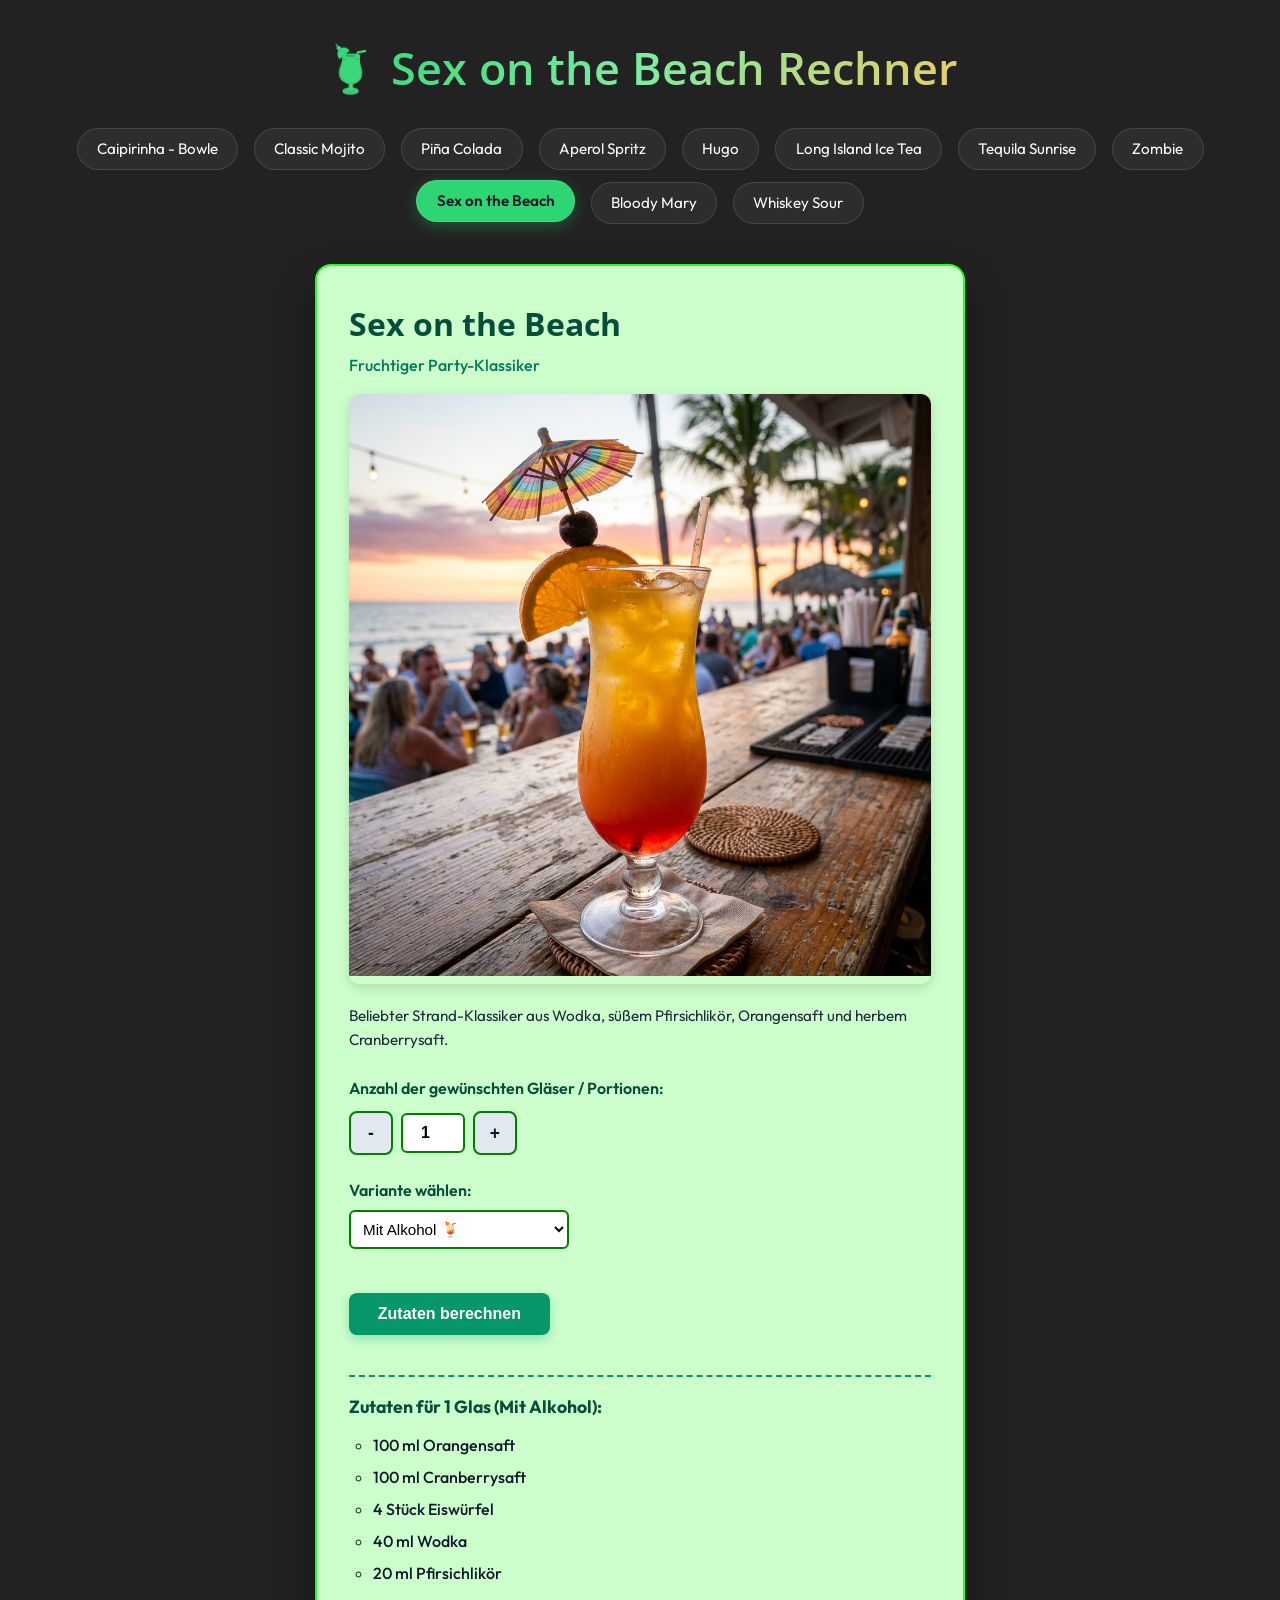
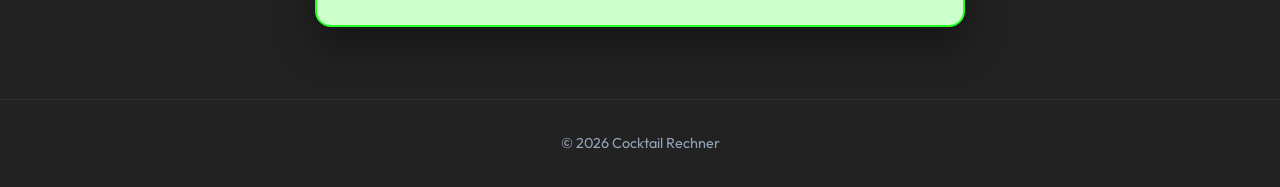
<file: cocktails/sex-on-the-beach.html>
<!DOCTYPE html>
<html lang="de">
<head>
    <meta charset="utf-8">
    <title>Sex on the Beach Rechner | Cocktail Rechner</title>
    
    <meta name="description" content="Berechne Zutaten für Sex on the Beach (mit und ohne Alkohol).">
    <meta name="viewport" content="width=device-width, initial-scale=1.0">
    
    <link rel="icon" type="image/png" href="../favicon.png">
    <link rel="stylesheet" href="../css/style.css">
    <script src="../js/jquery-3.4.1.js"></script>
    <script src="../js/models/Ingredient.js"></script>
    <script src="../js/models/Cocktail.js"></script>
    <script src="../js/data/cocktails.js"></script>
    <script src="../js/components/CocktailCalculator.js"></script>
    <script src="../js/navbar.js"></script>
</head>
<body>
    <header>
        <h1><a href="../index.html" class="header-title-link">🍹 Sex on the Beach Rechner</a></h1>
        <nav class="nav-bar">
            <a href="caipirinha.html" class="nav-link">Caipirinha Bowle</a>
            <a href="mojito.html" class="nav-link">Mojito</a>
            <a href="pina-colada.html" class="nav-link">Piña Colada</a>
            <a href="aperol-spritz.html" class="nav-link">Aperol Spritz</a>
            <a href="hugo.html" class="nav-link">Hugo</a>
            <a href="long-island-ice-tea.html" class="nav-link">Long Island Ice Tea</a>
            <a href="tequila-sunrise.html" class="nav-link">Tequila Sunrise</a>
            <a href="zombie.html" class="nav-link">Zombie</a>
            <a href="sex-on-the-beach.html" class="nav-link active">Sex on the Beach</a>
            <a href="bloody-mary.html" class="nav-link">Bloody Mary</a>
            <a href="whiskey-sour.html" class="nav-link">Whiskey Sour</a>
        </nav>
    </header>

    <main>
        <div id="calculator-root"></div>
    </main>

    <footer>
        <p>&copy; 2026 Cocktail Rechner</p>
    </footer>

    <script>
        document.addEventListener('DOMContentLoaded', () => {
            const cocktail = COCKTAILS_DATA.find(c => c.id === 'sex-on-the-beach');
            if (cocktail) {
                new CocktailCalculator(cocktail, '#calculator-root');
            }
        });
    </script>
</body>
</html>
</file>
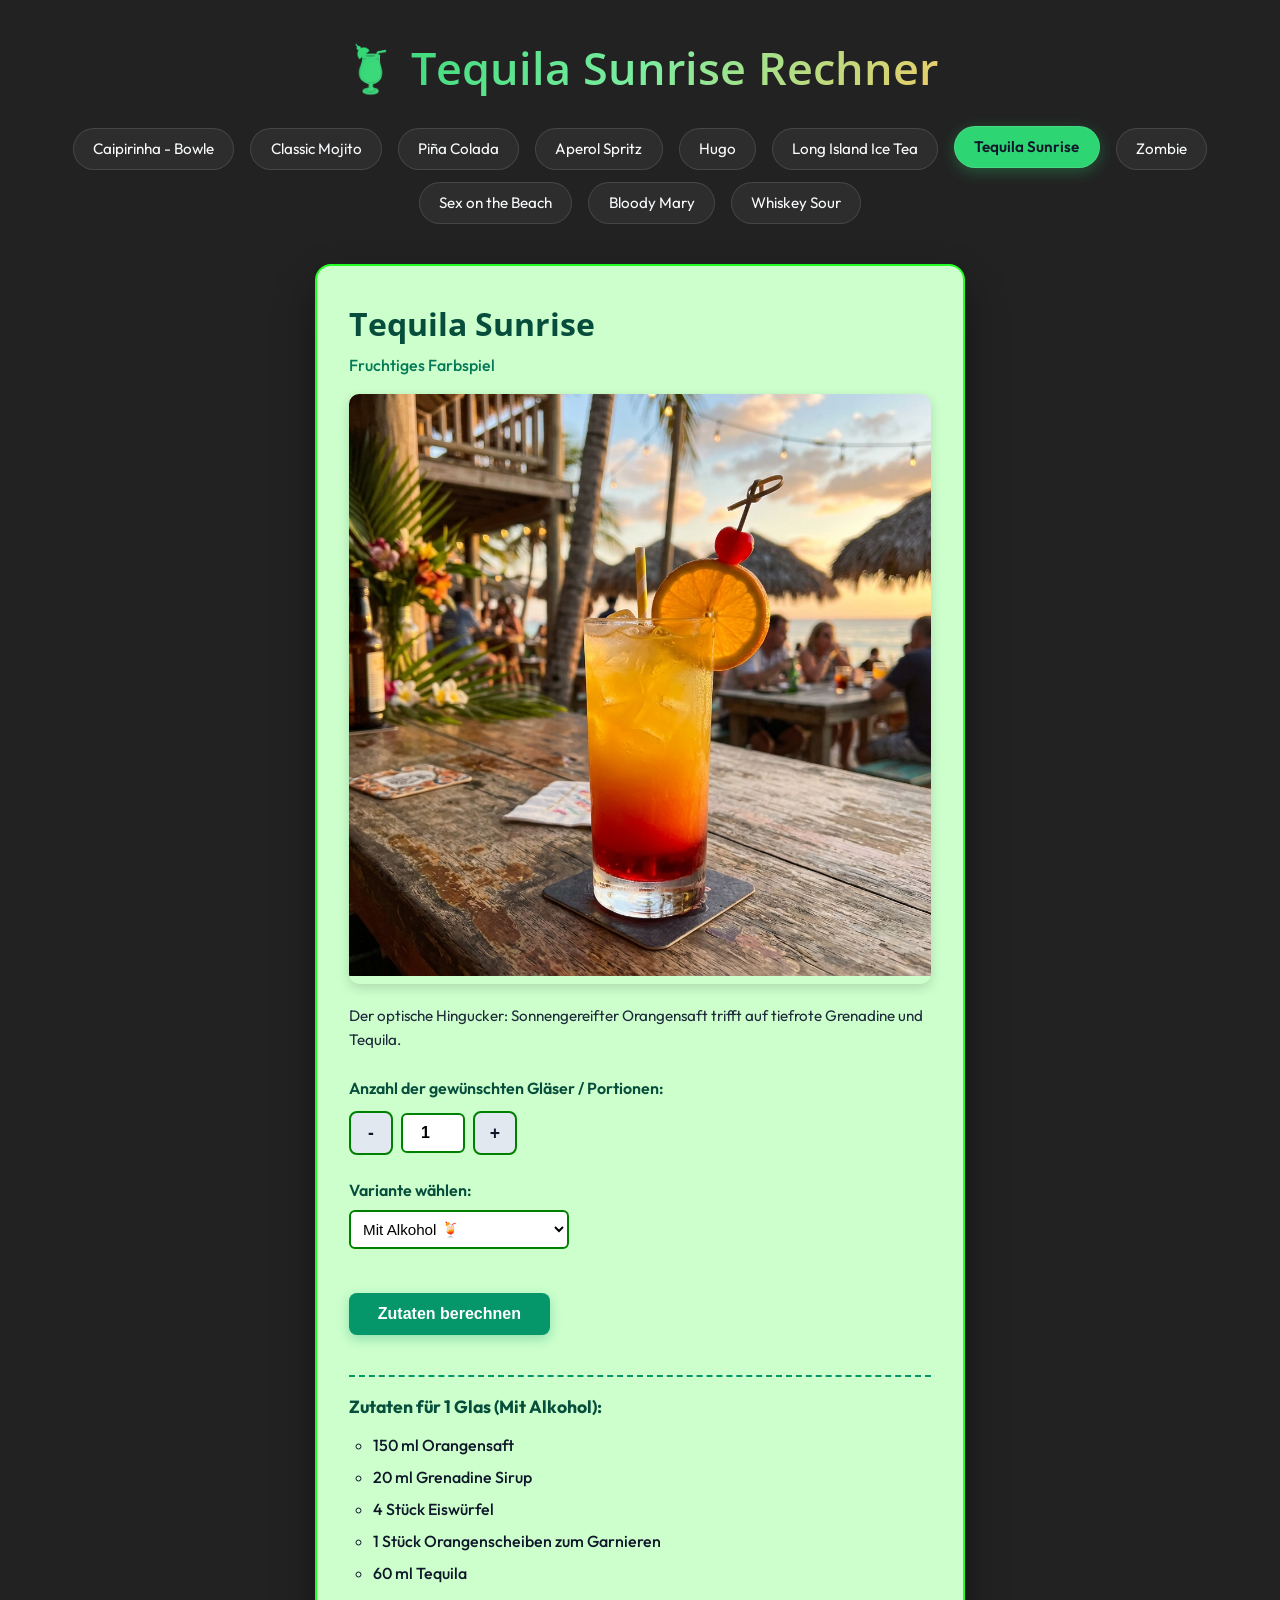
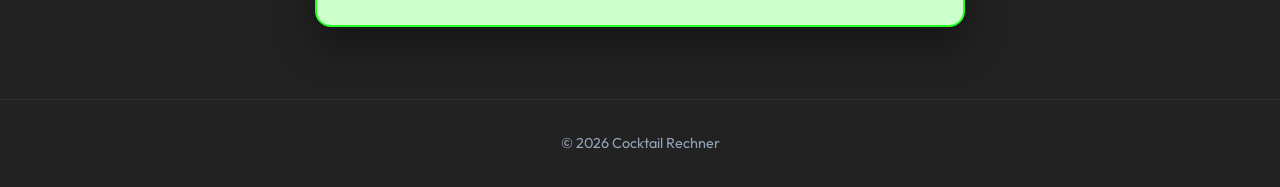
<file: cocktails/tequila-sunrise.html>
<!DOCTYPE html>
<html lang="de">
<head>
    <meta charset="utf-8">
    <title>Tequila Sunrise Rechner | Cocktail Rechner</title>
    
    <meta name="description" content="Berechne Zutaten für Tequila Sunrise (mit und ohne Alkohol).">
    <meta name="viewport" content="width=device-width, initial-scale=1.0">
    
    <link rel="icon" type="image/png" href="../favicon.png">
    <link rel="stylesheet" href="../css/style.css">
    <script src="../js/jquery-3.4.1.js"></script>
    <script src="../js/models/Ingredient.js"></script>
    <script src="../js/models/Cocktail.js"></script>
    <script src="../js/data/cocktails.js"></script>
    <script src="../js/components/CocktailCalculator.js"></script>
    <script src="../js/navbar.js"></script>
</head>
<body>
    <header>
        <h1><a href="../index.html" class="header-title-link">🍹 Tequila Sunrise Rechner</a></h1>
        <nav class="nav-bar">
            <a href="caipirinha.html" class="nav-link">Caipirinha Bowle</a>
            <a href="mojito.html" class="nav-link">Mojito</a>
            <a href="pina-colada.html" class="nav-link">Piña Colada</a>
            <a href="aperol-spritz.html" class="nav-link">Aperol Spritz</a>
            <a href="hugo.html" class="nav-link">Hugo</a>
            <a href="long-island-ice-tea.html" class="nav-link">Long Island Ice Tea</a>
            <a href="tequila-sunrise.html" class="nav-link active">Tequila Sunrise</a>
            <a href="zombie.html" class="nav-link">Zombie</a>
            <a href="sex-on-the-beach.html" class="nav-link">Sex on the Beach</a>
            <a href="bloody-mary.html" class="nav-link">Bloody Mary</a>
            <a href="whiskey-sour.html" class="nav-link">Whiskey Sour</a>
        </nav>
    </header>

    <main>
        <div id="calculator-root"></div>
    </main>

    <footer>
        <p>&copy; 2026 Cocktail Rechner</p>
    </footer>

    <script>
        document.addEventListener('DOMContentLoaded', () => {
            const cocktail = COCKTAILS_DATA.find(c => c.id === 'tequila-sunrise');
            if (cocktail) {
                new CocktailCalculator(cocktail, '#calculator-root');
            }
        });
    </script>
</body>
</html>
</file>
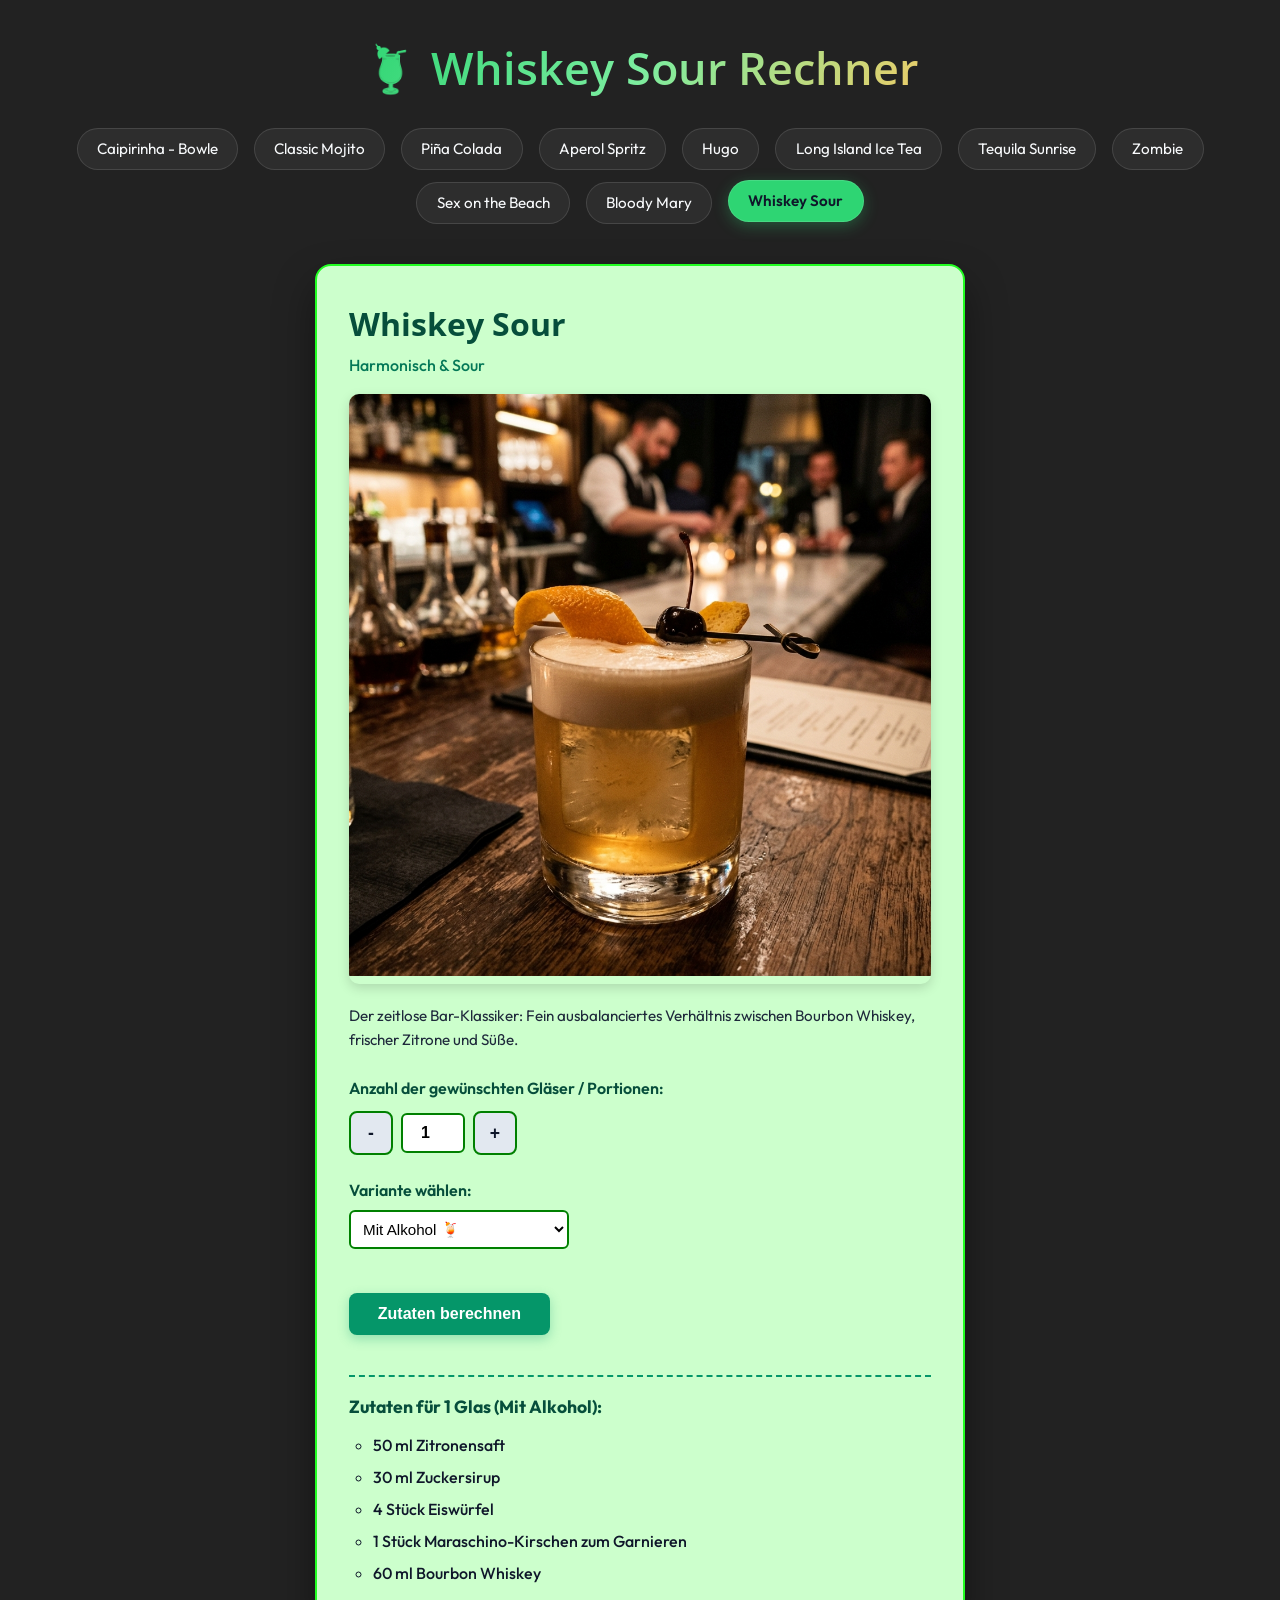
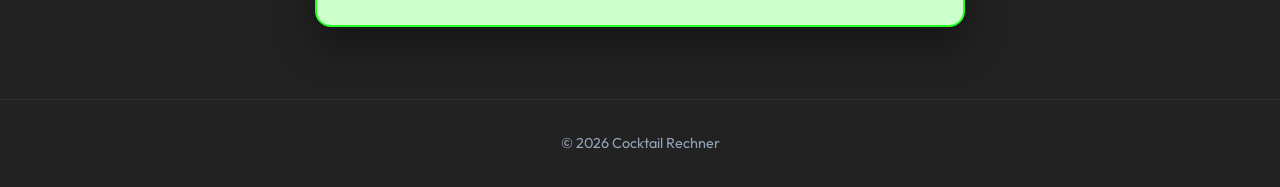
<file: cocktails/whiskey-sour.html>
<!DOCTYPE html>
<html lang="de">
<head>
    <meta charset="utf-8">
    <title>Whiskey Sour Rechner | Cocktail Rechner</title>
    
    <meta name="description" content="Berechne Zutaten für Whiskey Sour (mit und ohne Alkohol).">
    <meta name="viewport" content="width=device-width, initial-scale=1.0">
    
    <link rel="icon" type="image/png" href="../favicon.png">
    <link rel="stylesheet" href="../css/style.css">
    <script src="../js/jquery-3.4.1.js"></script>
    <script src="../js/models/Ingredient.js"></script>
    <script src="../js/models/Cocktail.js"></script>
    <script src="../js/data/cocktails.js"></script>
    <script src="../js/components/CocktailCalculator.js"></script>
    <script src="../js/navbar.js"></script>
</head>
<body>
    <header>
        <h1><a href="../index.html" class="header-title-link">🍹 Whiskey Sour Rechner</a></h1>
        <nav class="nav-bar">
            <a href="caipirinha.html" class="nav-link">Caipirinha Bowle</a>
            <a href="mojito.html" class="nav-link">Mojito</a>
            <a href="pina-colada.html" class="nav-link">Piña Colada</a>
            <a href="aperol-spritz.html" class="nav-link">Aperol Spritz</a>
            <a href="hugo.html" class="nav-link">Hugo</a>
            <a href="long-island-ice-tea.html" class="nav-link">Long Island Ice Tea</a>
            <a href="tequila-sunrise.html" class="nav-link">Tequila Sunrise</a>
            <a href="zombie.html" class="nav-link">Zombie</a>
            <a href="sex-on-the-beach.html" class="nav-link">Sex on the Beach</a>
            <a href="bloody-mary.html" class="nav-link">Bloody Mary</a>
            <a href="whiskey-sour.html" class="nav-link active">Whiskey Sour</a>
        </nav>
    </header>

    <main>
        <div id="calculator-root"></div>
    </main>

    <footer>
        <p>&copy; 2026 Cocktail Rechner</p>
    </footer>

    <script>
        document.addEventListener('DOMContentLoaded', () => {
            const cocktail = COCKTAILS_DATA.find(c => c.id === 'whiskey-sour');
            if (cocktail) {
                new CocktailCalculator(cocktail, '#calculator-root');
            }
        });
    </script>
</body>
</html>
</file>
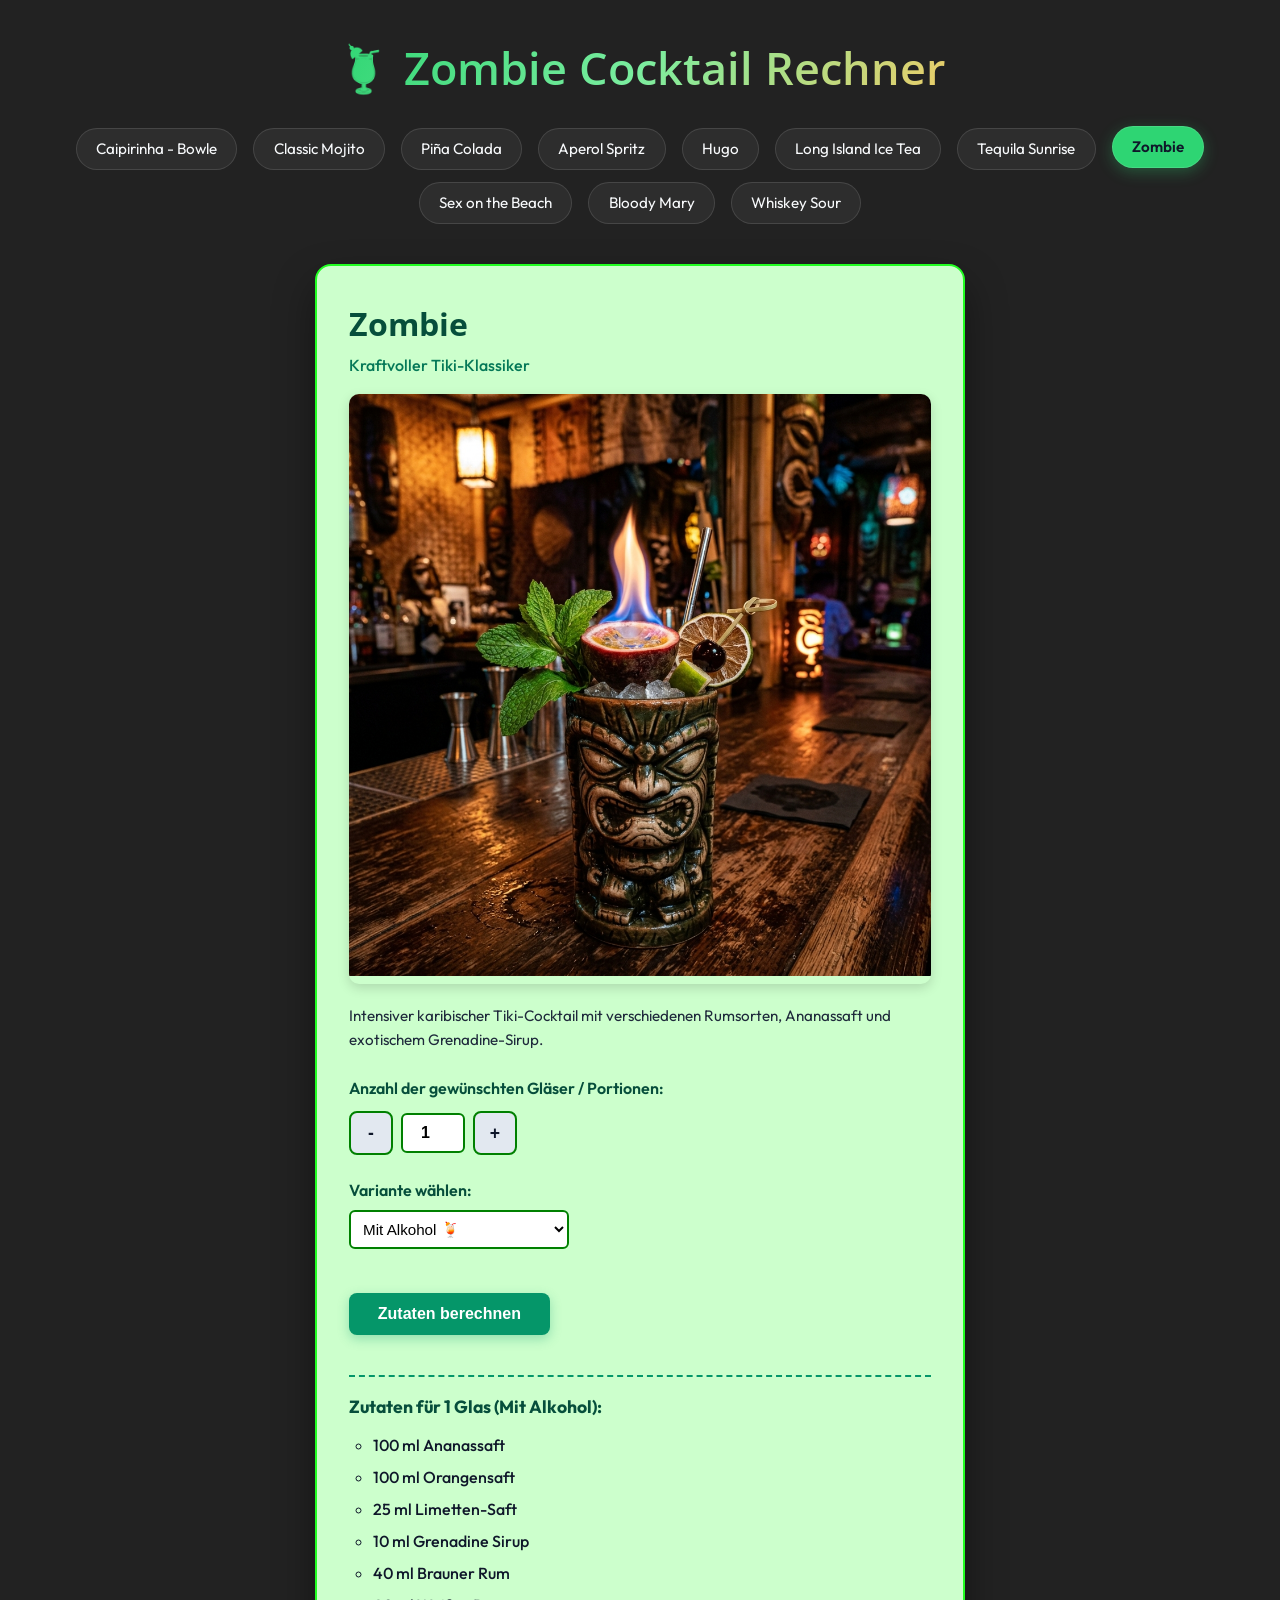
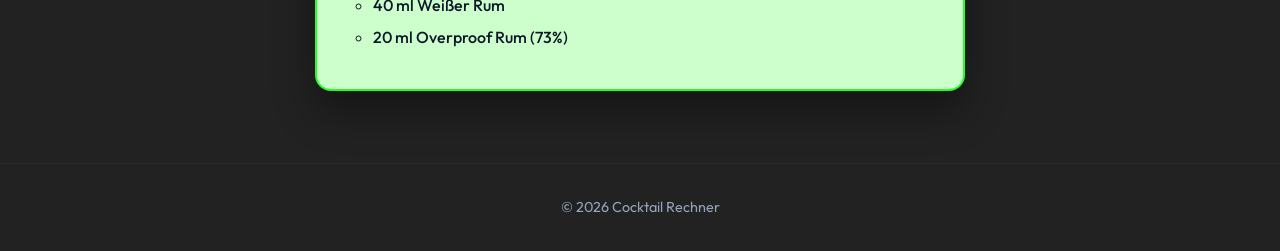
<file: cocktails/zombie.html>
<!DOCTYPE html>
<html lang="de">
<head>
    <meta charset="utf-8">
    <title>Zombie Rechner | Cocktail Rechner</title>
    
    <meta name="description" content="Berechne Zutaten für Zombie Cocktail (mit und ohne Alkohol).">
    <meta name="viewport" content="width=device-width, initial-scale=1.0">
    
    <link rel="icon" type="image/png" href="../favicon.png">
    <link rel="stylesheet" href="../css/style.css">
    <script src="../js/jquery-3.4.1.js"></script>
    <script src="../js/models/Ingredient.js"></script>
    <script src="../js/models/Cocktail.js"></script>
    <script src="../js/data/cocktails.js"></script>
    <script src="../js/components/CocktailCalculator.js"></script>
    <script src="../js/navbar.js"></script>
</head>
<body>
    <header>
        <h1><a href="../index.html" class="header-title-link">🍹 Zombie Cocktail Rechner</a></h1>
        <nav class="nav-bar">
            <a href="caipirinha.html" class="nav-link">Caipirinha Bowle</a>
            <a href="mojito.html" class="nav-link">Mojito</a>
            <a href="pina-colada.html" class="nav-link">Piña Colada</a>
            <a href="aperol-spritz.html" class="nav-link">Aperol Spritz</a>
            <a href="hugo.html" class="nav-link">Hugo</a>
            <a href="long-island-ice-tea.html" class="nav-link">Long Island Ice Tea</a>
            <a href="tequila-sunrise.html" class="nav-link">Tequila Sunrise</a>
            <a href="zombie.html" class="nav-link active">Zombie</a>
            <a href="sex-on-the-beach.html" class="nav-link">Sex on the Beach</a>
            <a href="bloody-mary.html" class="nav-link">Bloody Mary</a>
            <a href="whiskey-sour.html" class="nav-link">Whiskey Sour</a>
        </nav>
    </header>

    <main>
        <div id="calculator-root"></div>
    </main>

    <footer>
        <p>&copy; 2026 Cocktail Rechner</p>
    </footer>

    <script>
        document.addEventListener('DOMContentLoaded', () => {
            const cocktail = COCKTAILS_DATA.find(c => c.id === 'zombie');
            if (cocktail) {
                new CocktailCalculator(cocktail, '#calculator-root');
            }
        });
    </script>
</body>
</html>
</file>
<file: css/style.css>
@import url('https://fonts.googleapis.com/css2?family=Open+Sans:ital,wght@0,400;0,600;0,700;1,400&family=Outfit:wght@300;400;500;600;700&display=swap');

:root {
    --bg-gradient: #222222;
    /*linear-gradient(135deg, #0f172a 0%, #1e293b 50%, #0f2027 100%);*/
    --card-bg: rgba(30, 41, 59, 0.75);
    --card-border: rgba(255, 255, 255, 0.12);
    --primary-color: #2ed573;
    --primary-hover: #26af5f;
    --accent-red: #ff4757;
    --accent-gold: #ffa502;
    --text-main: #f8fafc;
    --text-muted: #94a3b8;
    --font-heading: 'Open Sans', -apple-system, BlinkMacSystemFont, sans-serif;
    --font-body: 'Outfit', -apple-system, BlinkMacSystemFont, sans-serif;
    --radius-lg: 16px;
    --radius-md: 10px;
    --shadow-soft: 0 10px 30px rgba(0, 0, 0, 0.35);
    --transition: all 0.25s cubic-bezier(0.4, 0, 0.2, 1);
}

* {
    box-sizing: border-box;
    margin: 0;
    padding: 0;
}

body {
    font-family: var(--font-body);
    background: var(--bg-gradient);
    color: var(--text-main);
    min-height: 100vh;
    display: flex;
    flex-direction: column;
    align-items: center;
    line-height: 1.6;
}

/* Header & Navigation */
header {
    width: 100%;
    max-width: 1200px;
    padding: 2rem 1.5rem 1rem;
    text-align: center;
}

header h1 {
    font-family: var(--font-heading);
    font-size: 2.8rem;
    font-weight: 600;
    margin-bottom: 0.5rem;
    cursor: pointer;
}

header h1 a,
header h1 a:visited,
header h1 a:hover {
    background: linear-gradient(120deg, #2ed573, #7bed9f, #eccc68);
    -webkit-background-clip: text;
    -webkit-text-fill-color: transparent;
    text-decoration: none;
    display: inline-block;
    cursor: pointer;
}

@media (max-width: 768px) {
    header h1 {
        font-size: 1.4rem;
    }
}

header p {
    color: var(--text-muted);
    font-size: 1.1rem;
}

.nav-bar {
    margin-top: 1.5rem;
    display: flex;
    justify-content: center;
    align-items: center;
    position: relative;
}

.burger-menu-btn {
    display: none;
}

.nav-links-container {
    display: flex;
    justify-content: center;
    gap: 0.75rem 1rem;
    flex-wrap: wrap;
    width: 100%;
}

.nav-link {
    color: var(--text-main);
    text-decoration: none;
    padding: 0.5rem 1.2rem;
    background: rgba(255, 255, 255, 0.05);
    border: 1px solid var(--card-border);
    border-radius: 30px;
    font-size: 0.95rem;
    transition: var(--transition);
}

.nav-link:hover,
.nav-link.active {
    background: var(--primary-color);
    color: #0f172a;
    font-weight: 600;
    transform: translateY(-2px);
    box-shadow: 0 4px 15px rgba(46, 213, 115, 0.3);
}

/* Mobile & Tablet Responsive Navigation */
@media (max-width: 768px) {
    .burger-menu-btn {
        display: inline-flex;
        align-items: center;
        justify-content: center;
        gap: 0.5rem;
        width: 100%;
        max-width: 240px;
        padding: 0.6rem 1.25rem;
        background: rgba(46, 213, 115, 0.15);
        color: var(--primary-color);
        border: 1.5px solid var(--primary-color);
        border-radius: 30px;
        font-size: 0.95rem;
        font-weight: 600;
        cursor: pointer;
        transition: var(--transition);
        margin: 0 auto;
    }

    .burger-menu-btn:hover {
        background: var(--primary-color);
        color: #0f172a;
    }

    .burger-icon {
        font-size: 1.1rem;
        line-height: 1;
    }

    .nav-bar {
        flex-direction: column;
        align-items: center;
    }

    .nav-links-container {
        display: none;
        flex-direction: column;
        align-items: center;
        width: 100%;
        max-width: 240px;
        margin-top: 0.5rem;
        gap: 0.5rem;
    }

    .nav-bar.is-open .nav-links-container {
        display: flex;
    }

    .nav-links-container .nav-link {
        text-align: center;
        width: 100%;
        padding: 0.6rem 1.25rem;
        font-size: 0.95rem;
        font-weight: 600;
        border-radius: 30px;
    }
}

/* Main Container */
main {
    width: 100%;
    max-width: 1200px;
    padding: 1.5rem;
    flex: 1;
}

/* Overview Section */
.overview-header {
    display: flex;
    justify-content: flex-end;
    align-items: center;
    margin-bottom: 2rem;
    flex-wrap: wrap;
    gap: 1rem;
}

.overview-header h2 {
    font-family: var(--font-heading);
    font-size: 1.8rem;
}

.search-box {
    position: relative;
    width: 100%;
    max-width: 320px;
}

.search-input {
    width: 100%;
    padding: 0.65rem 1rem 0.65rem 2.5rem;
    border-radius: 20px;
    border: 2px solid var(--primary-color);
    background: rgba(15, 23, 42, 0.8);
    color: var(--text-main);
    font-size: 0.95rem;
    transition: var(--transition);
}

.search-input:focus {
    outline: none;
    border-color: var(--accent-red);
    box-shadow: 0 0 10px rgba(255, 71, 87, 0.3);
}

.search-icon {
    position: absolute;
    left: 0.85rem;
    top: 50%;
    transform: translateY(-50%);
    color: var(--text-muted);
}

/* Cocktails Grid */
.cocktails-grid {
    display: grid;
    grid-template-columns: repeat(auto-fill, minmax(280px, 1fr));
    gap: 2rem;
}

.cocktail-card {
    background: var(--card-bg);
    border: 1px solid var(--card-border);
    border-radius: var(--radius-lg);
    overflow: hidden;
    box-shadow: var(--shadow-soft);
    backdrop-filter: blur(12px);
    transition: var(--transition);
    display: flex;
    flex-direction: column;
    cursor: pointer;
    text-decoration: none;
    color: inherit;
}

.cocktail-card:hover {
    transform: translateY(-8px);
    border-color: var(--primary-color);
    box-shadow: 0 15px 35px rgba(46, 213, 115, 0.2);
}

.card-image-wrapper {
    width: 100%;
    height: 200px;
    overflow: hidden;
    position: relative;
}

.card-image {
    width: 100%;
    height: 100%;
    object-fit: cover;
    transition: transform 0.4s ease;
}

.cocktail-card:hover .card-image {
    transform: scale(1.08);
}

.card-badge {
    position: absolute;
    top: 12px;
    right: 12px;
    background: rgba(15, 23, 42, 0.85);
    border: 1px solid var(--primary-color);
    color: var(--primary-color);
    font-size: 0.75rem;
    font-weight: 600;
    padding: 0.25rem 0.65rem;
    border-radius: 12px;
}

.card-content {
    padding: 1.25rem;
    display: flex;
    flex-direction: column;
    flex: 1;
}

.card-title {
    font-family: var(--font-heading);
    font-size: 1.4rem;
    margin-bottom: 0.25rem;
}

.website-description {
    font-size: 1rem;
    color: #cbd5e1;
    margin-bottom: 1.25rem;
}

@media (max-width: 768px) {
    .website-description {
        font-size: 0.8rem;
    }
}

.card-subtitle {
    font-size: 0.85rem;
    color: var(--text-muted);
    margin-bottom: 0.75rem;
}

.card-desc {
    font-size: 0.9rem;
    color: #cbd5e1;
    margin-bottom: 1.25rem;
    flex: 1;
}

.card-btn {
    align-self: flex-start;
    display: inline-flex;
    align-items: center;
    gap: 0.5rem;
    color: var(--primary-color);
    font-weight: 600;
    font-size: 0.9rem;
    transition: var(--transition);
}

.cocktail-card:hover .card-btn {
    color: var(--text-main);
    transform: translateX(4px);
}

/* Calculator Card / View (Preserving main class look from index.html) */
.main {
    background-color: #CCFFCC;
    border: 2px solid #22FF22;
    color: #1e293b;
    border-radius: var(--radius-lg);
    padding: 2rem;
    max-width: 650px;
    margin: 0 auto;
    box-shadow: 0 20px 40px rgba(0, 0, 0, 0.4);
}

.calculator-card {
    background-color: #CCFFCC;
    border: 2px solid #22FF22;
    border-radius: var(--radius-lg);
    padding: 2rem;
    color: #0f172a;
}

.calculator-header h2 {
    font-family: var(--font-heading);
    font-size: 2rem;
    color: #064e3b;
    margin-bottom: 0.2rem;
}

.calculator-header .subtitle {
    color: #047857;
    font-weight: 500;
    margin-bottom: 1rem;
}

.image-wrapper {
    width: 100%;
    /*max-height: 280px;*/
    overflow: hidden;
    border-radius: var(--radius-md);
    margin-bottom: 1.25rem;
    box-shadow: 0 4px 12px rgba(0, 0, 0, 0.15);
}

.cocktail-img {
    width: 100%;
    height: 100%;
    object-fit: cover;
}

.description {
    font-size: 0.95rem;
    color: #1e293b;
    margin-bottom: 1.5rem;
}


/* Form Styles */
.form-group {
    margin-bottom: 1.25rem;
}

.form-group label {
    display: block;
    font-weight: 600;
    margin-bottom: 0.4rem;
    color: #064e3b;
}

.input-stepper {
    display: flex;
    align-items: center;
    gap: 0.5rem;
}

.step-btn {
    width: 2.5em;
    height: 2.5em;
    border-radius: 8px;
    border: 2px solid green;
    background: #e2e8f0;
    color: #0f172a;
    font-size: 1.1rem;
    font-weight: bold;
    cursor: pointer;
    transition: var(--transition);
    margin: 0;
}

.step-btn:hover {
    background: #cbd5e1;
    border-color: red;
}

/* Input & Select matching original inline specs */
input#anzahl {
    margin-top: 0.3em;
    margin-bottom: 0.3em;
    width: 4em;
    height: 2.5em;
    text-align: center;
    font-size: 1rem;
    font-weight: bold;
    border: 2px solid green;
    border-radius: 6px;
    background: #ffffff;
    transition: border-color 0.2s ease;
}

select#auswahl {
    display: block;
    width: 100%;
    max-width: 220px;
    margin-top: 0.3em;
    margin-bottom: 0.3em;
    padding: 0.5rem;
    font-size: 0.95rem;
    border: 2px solid green;
    border-radius: 6px;
    background: #ffffff;
    cursor: pointer;
    transition: border-color 0.2s ease;
}

button#rechnen,
.btn-primary {
    margin-top: 1.5em;
    margin-bottom: 1.5em;
    padding: 0.75rem 1.8rem;
    background: #059669;
    color: white;
    font-size: 1rem;
    font-weight: 600;
    border: none;
    border-radius: 8px;
    cursor: pointer;
    box-shadow: 0 4px 12px rgba(5, 150, 105, 0.3);
    transition: var(--transition);
}

button#rechnen:hover,
.btn-primary:hover {
    background: #047857;
    transform: translateY(-2px);
    box-shadow: 0 6px 16px rgba(5, 150, 105, 0.4);
}

/* Error badge (span red styling from index.html) */
span.error-msg,
span#info {
    color: red;
    font-size: 85%;
    font-weight: 600;
    display: block;
    margin-top: 0.4rem;
}

/* List Items matching index.html spec */
.ingredients-box {
    margin-top: 1rem;
    padding-top: 1rem;
    border-top: 2px dashed #059669;
}

.ingredients-box h3 {
    font-size: 1.1rem;
    color: #064e3b;
    margin-bottom: 0.75rem;
}

ul.zutaten-list {
    padding-left: 1.5rem;
}

li.zutaten {
    list-style-type: circle;
    margin-bottom: 0.4rem;
    font-size: 1rem;
    font-weight: 500;
    transition: color 0.2s ease;
    cursor: pointer;
}

/* Footer */
footer {
    width: 100%;
    padding: 2rem;
    text-align: center;
    color: var(--text-muted);
    font-size: 0.9rem;
    border-top: 1px solid rgba(255, 255, 255, 0.05);
    margin-top: 3rem;
}
</file>
